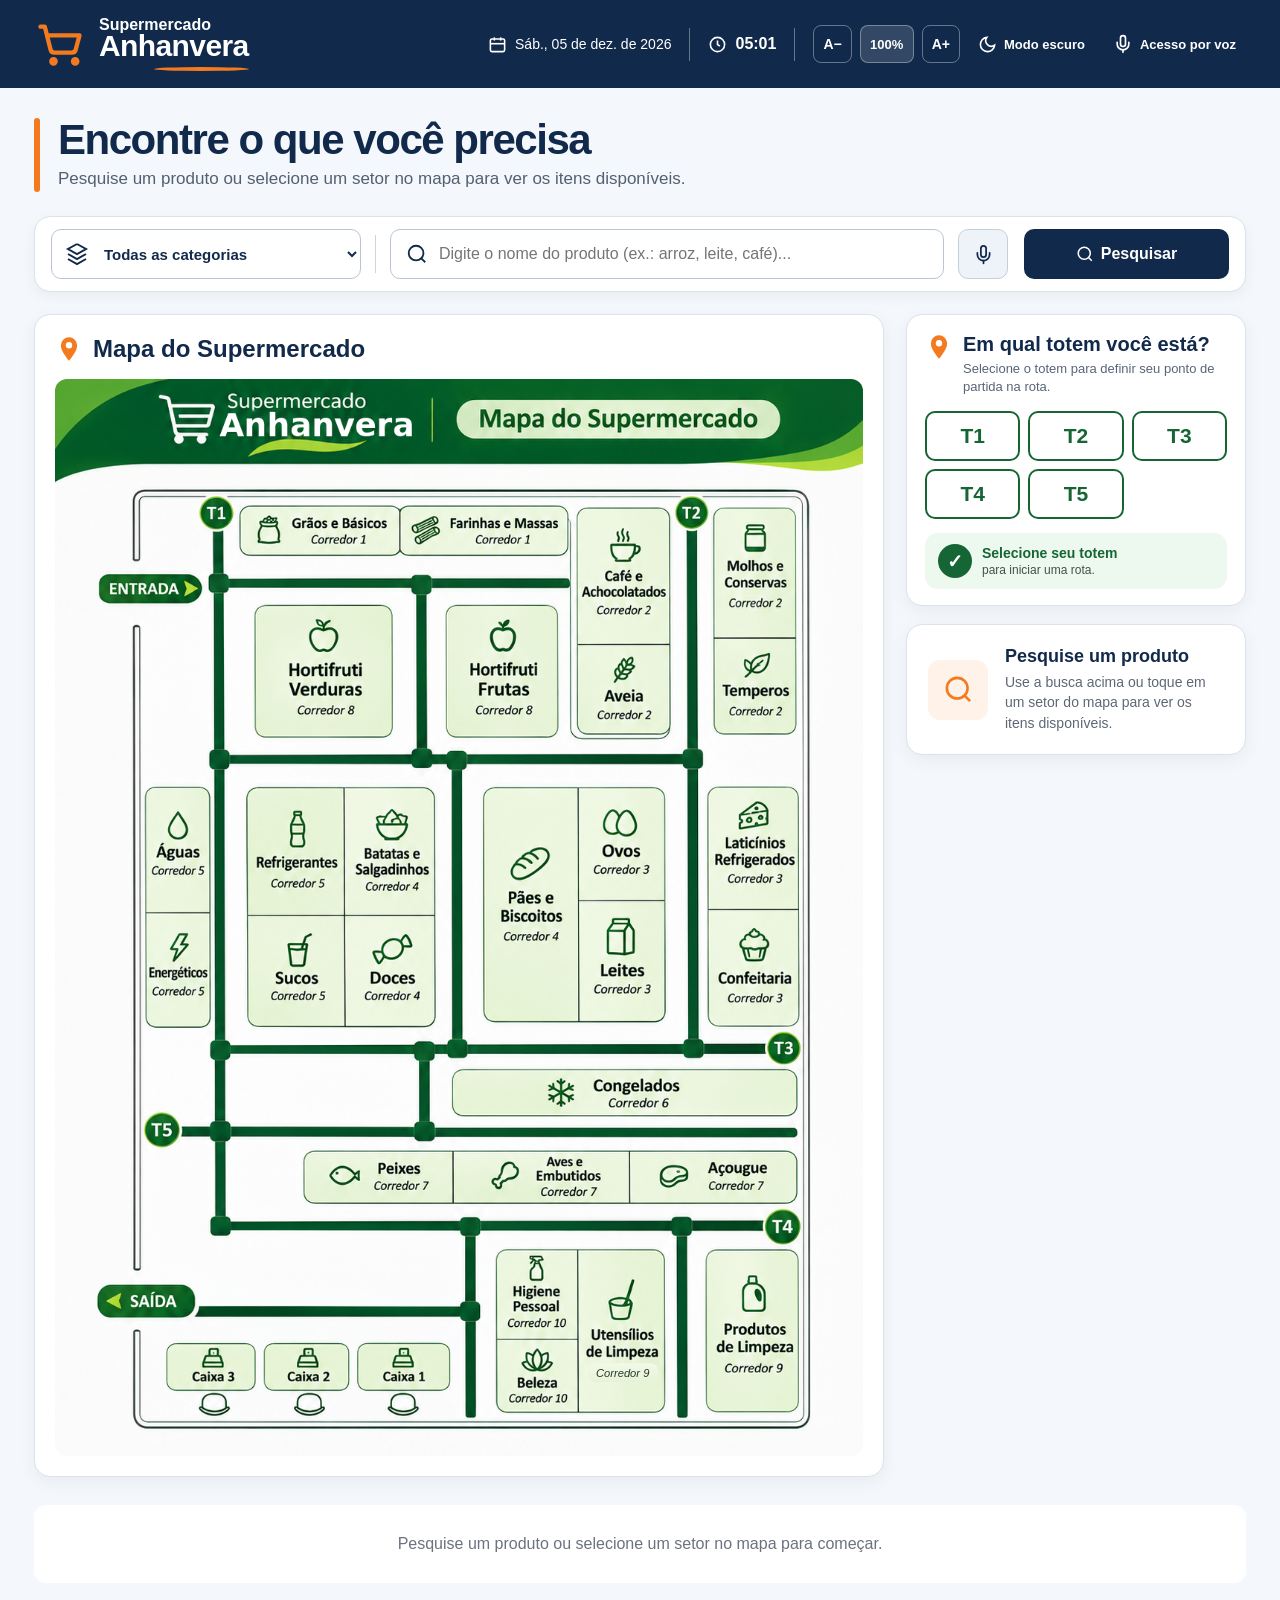
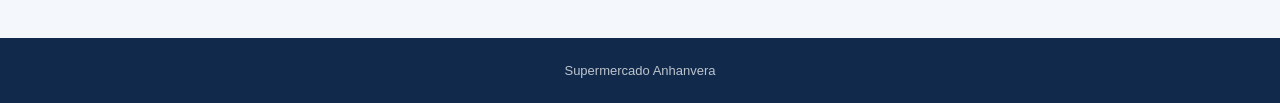
<file: index.html>
<!DOCTYPE html>
<html lang="pt-BR">

<head>
  <meta charset="UTF-8">

  <meta
    name="viewport"
    content="width=device-width, initial-scale=1.0"
  >

  <title>Supermercado Anhanvera</title>

  <link
    rel="stylesheet"
    href="css/style.css"
  >
</head>


<body class="pagina-home-totem">

  <!-- =====================================================
       CABEÇALHO DO TOTEM
  ====================================================== -->

  <header class="cabecalho">

    <div class="cabecalho-conteudo">

      <!-- MARCA -->

      <div class="marca-anhanvera">

        <svg
          class="marca-carrinho"
          viewBox="0 0 24 24"
          fill="none"
          stroke="currentColor"
          stroke-width="2"
          stroke-linecap="round"
          stroke-linejoin="round"
          aria-hidden="true"
        >
          <circle cx="9" cy="20" r="1"></circle>
          <circle cx="19" cy="20" r="1"></circle>

          <path
            d="M3 4h2l2.6 10.4a2 2 0 0 0 2 1.6h7.7a2 2 0 0 0 2-1.6L21 8H6"
          ></path>
        </svg>


        <div class="marca-texto">

          <span>
            Supermercado
          </span>

          <strong>
            Anhanvera
          </strong>

          <i></i>

        </div>

      </div>


      <!-- UTILIDADES -->

      <div class="cabecalho-utilidades">

        <!-- DATA -->

        <div class="info-tempo info-data">

          <svg
            viewBox="0 0 24 24"
            fill="none"
            stroke="currentColor"
            stroke-width="2"
            aria-hidden="true"
          >
            <rect
              x="3"
              y="5"
              width="18"
              height="16"
              rx="2"
            ></rect>

            <line
              x1="16"
              y1="3"
              x2="16"
              y2="7"
            ></line>

            <line
              x1="8"
              y1="3"
              x2="8"
              y2="7"
            ></line>

            <line
              x1="3"
              y1="11"
              x2="21"
              y2="11"
            ></line>
          </svg>

          <span id="dataAtual">
            Carregando...
          </span>

        </div>


        <span
          class="divisor-topo"
          aria-hidden="true"
        ></span>


        <!-- HORA -->

        <div class="info-tempo">

          <svg
            viewBox="0 0 24 24"
            fill="none"
            stroke="currentColor"
            stroke-width="2"
            aria-hidden="true"
          >
            <circle
              cx="12"
              cy="12"
              r="9"
            ></circle>

            <path
              d="M12 7v5l3 2"
            ></path>
          </svg>

          <strong id="horaAtual">
            --:--
          </strong>

        </div>


        <span
          class="divisor-topo"
          aria-hidden="true"
        ></span>


        <!--
          acessibilidade.js vai inserir
          os controles aqui.
        -->

        <div
          class="acessibilidade-slot"
          aria-label="Recursos de acessibilidade"
        ></div>

      </div>

    </div>

  </header>


  <!-- =====================================================
       CONTEÚDO
  ====================================================== -->

  <main class="home-totem">


    <!-- TÍTULO -->

    <section class="home-intro">

      <div
        class="detalhe-laranja"
        aria-hidden="true"
      ></div>

      <div>

        <h1>
          Encontre o que você precisa
        </h1>

        <p>
          Pesquise um produto ou selecione um setor no mapa
          para ver os itens disponíveis.
        </p>

      </div>

    </section>


    <!-- ===================================================
         BUSCA
    ==================================================== -->

    <section
      class="painel-busca-home"
      aria-label="Pesquisa de produtos"
    >

      <!-- CATEGORIA -->

      <div class="home-categoria">

        <svg
          viewBox="0 0 24 24"
          fill="none"
          stroke="currentColor"
          stroke-width="2"
          aria-hidden="true"
        >
          <path d="m12 2 9 5-9 5-9-5 9-5"></path>
          <path d="m3 12 9 5 9-5"></path>
          <path d="m3 17 9 5 9-5"></path>
        </svg>

        <select
          id="categoria"
          aria-label="Categoria"
        >
          <option value="">
            Todas as categorias
          </option>
        </select>

      </div>


      <span
        class="divisor-busca"
        aria-hidden="true"
      ></span>


      <!-- CAMPO -->

      <div class="campo-busca-wrapper home-campo-busca">

        <svg
          class="icone-lupa-campo"
          viewBox="0 0 24 24"
          fill="none"
          stroke="currentColor"
          stroke-width="2"
          aria-hidden="true"
        >
          <circle
            cx="11"
            cy="11"
            r="8"
          ></circle>

          <path
            d="m21 21-4.3-4.3"
          ></path>
        </svg>


        <input
          type="text"
          id="campoBusca"
          placeholder="Digite o nome do produto (ex.: arroz, leite, café)..."
          autocomplete="off"
          aria-label="Pesquisar produto"
        >


        <div
          id="sugestoesBusca"
          class="sugestoes-busca"
        ></div>

      </div>


      <!-- MICROFONE -->

      <button
        type="button"
        id="botaoVozBusca"
        class="botao-voz-busca"
        aria-label="Pesquisar por voz"
        title="Pesquisar por voz"
      >

        <svg
          viewBox="0 0 24 24"
          fill="none"
          stroke="currentColor"
          stroke-width="2"
          stroke-linecap="round"
          stroke-linejoin="round"
          aria-hidden="true"
        >
          <path
            d="M12 2a3 3 0 0 0-3 3v7a3 3 0 0 0 6 0V5a3 3 0 0 0-3-3z"
          ></path>

          <path
            d="M19 10v2a7 7 0 0 1-14 0v-2"
          ></path>

          <line
            x1="12"
            y1="19"
            x2="12"
            y2="22"
          ></line>
        </svg>

      </button>


      <!-- BOTÃO PESQUISA -->

      <button
        type="button"
        id="botaoPesquisar"
      >

        <svg
          viewBox="0 0 24 24"
          fill="none"
          stroke="currentColor"
          stroke-width="2"
          aria-hidden="true"
        >
          <circle
            cx="11"
            cy="11"
            r="8"
          ></circle>

          <path
            d="m21 21-4.3-4.3"
          ></path>
        </svg>

        Pesquisar

      </button>

    </section>


    <!-- ===================================================
         MAPA + TOTEM
    ==================================================== -->

    <section class="home-grid-principal">


      <!-- MAPA -->

      <div class="painel-mapa-home">

        <div class="painel-titulo">

          <div class="painel-titulo-icone laranja">

            <svg
              viewBox="0 0 24 24"
              fill="currentColor"
              aria-hidden="true"
            >
              <path
                d="M12 2a7 7 0 0 0-7 7c0 5.2 7 13 7 13s7-7.8 7-13a7 7 0 0 0-7-7zm0 9.5A2.5 2.5 0 1 1 12 6a2.5 2.5 0 0 1 0 5.5z"
              ></path>
            </svg>

          </div>


          <h2>
            Mapa do Supermercado
          </h2>

        </div>


        <!--
          ESTE É O MESMO MAPA QUE JÁ TEMOS.
          app.js continua carregando o SVG atual aqui.
        -->

        <div class="mapa-exploracao-wrapper">

          <div id="mapaExploracao">

            <div class="mensagem">
              Carregando mapa...
            </div>

          </div>

        </div>


        <!-- produtos ao clicar no setor -->

        <div id="produtosSetor"></div>

      </div>


      <!-- COLUNA DIREITA -->

      <aside class="home-coluna-direita">


        <!-- TOTEM -->

        <section class="painel-totem-home">

          <div class="painel-totem-titulo">

            <svg
              viewBox="0 0 24 24"
              fill="currentColor"
              aria-hidden="true"
            >
              <path
                d="M12 2a7 7 0 0 0-7 7c0 5.2 7 13 7 13s7-7.8 7-13a7 7 0 0 0-7-7zm0 9.5A2.5 2.5 0 1 1 12 6a2.5 2.5 0 0 1 0 5.5z"
              ></path>
            </svg>

            <div>

              <h2>
                Em qual totem você está?
              </h2>

              <p>
                Selecione o totem para definir
                seu ponto de partida na rota.
              </p>

            </div>

          </div>


          <div class="grade-totens">

            <button
              type="button"
              class="botao-totem-home"
              data-totem="1"
            >
              T1
            </button>


            <button
              type="button"
              class="botao-totem-home"
              data-totem="2"
            >
              T2
            </button>


            <button
              type="button"
              class="botao-totem-home"
              data-totem="3"
            >
              T3
            </button>


            <button
              type="button"
              class="botao-totem-home"
              data-totem="4"
            >
              T4
            </button>


            <button
              type="button"
              class="botao-totem-home"
              data-totem="5"
            >
              T5
            </button>

          </div>


          <div
            id="totemSelecionadoHome"
            class="totem-confirmacao"
            aria-live="polite"
          >

            <div class="totem-check">
              ✓
            </div>

            <div>

              <strong>
                Selecione seu totem
              </strong>

              <span>
                para iniciar uma rota.
              </span>

            </div>

          </div>

        </section>


        <!-- AJUDA -->

        <section class="painel-ajuda-home">

          <div class="icone-ajuda-home">

            <svg
              viewBox="0 0 24 24"
              fill="none"
              stroke="currentColor"
              stroke-width="2"
              aria-hidden="true"
            >
              <circle
                cx="11"
                cy="11"
                r="8"
              ></circle>

              <path
                d="m21 21-4.3-4.3"
              ></path>
            </svg>

          </div>

          <div>

            <strong>
              Pesquise um produto
            </strong>

            <p>
              Use a busca acima ou toque em um setor
              do mapa para ver os itens disponíveis.
            </p>

          </div>

        </section>

      </aside>

    </section>


    <!-- ===================================================
         RESULTADOS
    ==================================================== -->

    <section class="home-resultados">

      <div id="resultados">

        <div class="mensagem-inicial">

          Pesquise um produto ou selecione
          um setor no mapa para começar.

        </div>

      </div>

    </section>

  </main>


  <footer>
    Supermercado Anhanvera 
  </footer>


  <script
    src="js/app.js"
    defer
  ></script>

  <script
    src="js/home.js"
    defer
  ></script>

  <script
    src="js/inatividade.js"
    defer
  ></script>

  <script
    src="js/acessibilidade.js"
    defer
  ></script>

  <script
    src="js/assistente-voz.js"
    defer
  ></script>

</body>

</html>
</file>
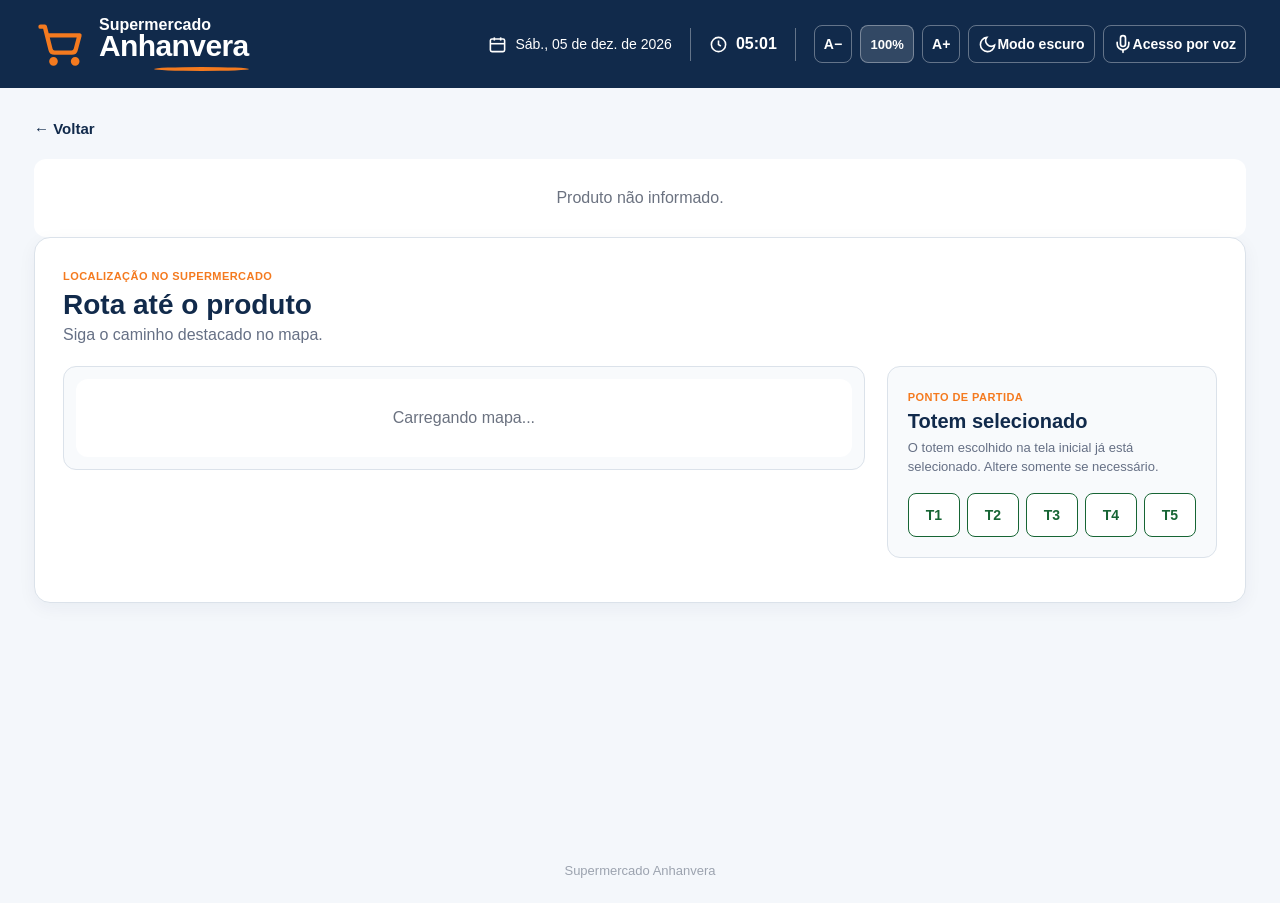
<file: mapa.html>
<!DOCTYPE html>
<html lang="pt-BR">

<head>

  <meta charset="UTF-8">

  <meta
    name="viewport"
    content="width=device-width, initial-scale=1.0"
  >

  <title>
    Mapa | Supermercado Anhanvera
  </title>

  <link
    rel="stylesheet"
    href="css/style.css"
  >


  <!-- MAPA / ROTA -->

  <script
    src="js/mapa.js"
    defer
  ></script>


  <!-- DATA E HORA -->

  <script
    src="js/home.js"
    defer
  ></script>


  <!-- INATIVIDADE -->

  <script
    src="js/inatividade.js"
    defer
  ></script>


  <!-- ACESSIBILIDADE -->

  <script
    src="js/acessibilidade.js"
    defer
  ></script>


  <!-- ASSISTENTE POR VOZ -->

  <script
    src="js/assistente-voz.js"
    defer
  ></script>

</head>


<body class="pagina-interna-totem pagina-mapa-totem">


  <!-- =====================================================
       CABEÇALHO
  ====================================================== -->

  <header class="cabecalho">

    <div class="cabecalho-conteudo">


      <!-- LOGO -->

      <a
        href="index.html"
        class="marca-anhanvera"
        style="text-decoration: none;"
      >

        <svg
          class="marca-carrinho"
          viewBox="0 0 24 24"
          fill="none"
          stroke="currentColor"
          stroke-width="2"
          stroke-linecap="round"
          stroke-linejoin="round"
          aria-hidden="true"
        >

          <circle
            cx="9"
            cy="20"
            r="1"
          ></circle>

          <circle
            cx="19"
            cy="20"
            r="1"
          ></circle>

          <path
            d="M3 4h2l2.6 10.4a2 2 0 0 0 2 1.6h7.7a2 2 0 0 0 2-1.6L21 8H6"
          ></path>

        </svg>


        <div class="marca-texto">

          <span>
            Supermercado
          </span>

          <strong>
            Anhanvera
          </strong>

          <i></i>

        </div>

      </a>


      <!-- UTILIDADES -->

      <div class="cabecalho-utilidades">


        <!-- DATA -->

        <div class="info-tempo info-data">

          <svg
            viewBox="0 0 24 24"
            fill="none"
            stroke="currentColor"
            stroke-width="2"
            aria-hidden="true"
          >

            <rect
              x="3"
              y="5"
              width="18"
              height="16"
              rx="2"
            ></rect>

            <line
              x1="16"
              y1="3"
              x2="16"
              y2="7"
            ></line>

            <line
              x1="8"
              y1="3"
              x2="8"
              y2="7"
            ></line>

            <line
              x1="3"
              y1="11"
              x2="21"
              y2="11"
            ></line>

          </svg>

          <span id="dataAtual">
            Carregando...
          </span>

        </div>


        <span
          class="divisor-topo"
          aria-hidden="true"
        ></span>


        <!-- HORA -->

        <div class="info-tempo">

          <svg
            viewBox="0 0 24 24"
            fill="none"
            stroke="currentColor"
            stroke-width="2"
            aria-hidden="true"
          >

            <circle
              cx="12"
              cy="12"
              r="9"
            ></circle>

            <path
              d="M12 7v5l3 2"
            ></path>

          </svg>

          <strong id="horaAtual">
            --:--
          </strong>

        </div>


        <span
          class="divisor-topo"
          aria-hidden="true"
        ></span>


        <!-- ACESSIBILIDADE -->

        <div
          class="acessibilidade-slot"
          aria-label="Recursos de acessibilidade"
        ></div>

      </div>

    </div>

  </header>


  <!-- =====================================================
       CONTEÚDO
  ====================================================== -->

  <main>


    <!-- VOLTAR -->

    <a
      href="javascript:history.back()"
      class="voltar"
    >
      ← Voltar
    </a>


    <!-- INFORMAÇÕES DO PRODUTO -->

    <section id="informacoesMapa">

      <div class="mensagem">
        Carregando localização...
      </div>

    </section>


    <!-- ===================================================
         MAPA + ROTA
    ==================================================== -->

    <section class="mapa-pagina">


      <div class="mapa-pagina-cabecalho">

        <div>

          <span class="mapa-etiqueta">
            Localização no supermercado
          </span>

          <h2>
            Rota até o produto
          </h2>

          <p>
            Siga o caminho destacado no mapa.
          </p>

        </div>

      </div>


      <div class="rota-layout">


        <!-- ===============================================
             MAPA
        ================================================ -->

        <div class="rota-mapa-coluna">

          <div class="mapa-produto-wrapper">

            <div id="mapaProduto">

              <div class="mensagem">
                Carregando mapa...
              </div>

            </div>

          </div>

        </div>


        <!-- ===============================================
             PAINEL LATERAL
        ================================================ -->

        <aside class="rota-painel">


          <!-- TOTEM -->

          <div class="escolha-totem">

            <span class="mapa-etiqueta">
              Ponto de partida
            </span>

            <h3>
              Totem selecionado
            </h3>

            <p>
              O totem escolhido na tela inicial já está selecionado.
              Altere somente se necessário.
            </p>


            <div class="botoes-totem">

              <button
                type="button"
                class="botao-totem"
                data-totem="1"
              >
                T1
              </button>

              <button
                type="button"
                class="botao-totem"
                data-totem="2"
              >
                T2
              </button>

              <button
                type="button"
                class="botao-totem"
                data-totem="3"
              >
                T3
              </button>

              <button
                type="button"
                class="botao-totem"
                data-totem="4"
              >
                T4
              </button>

              <button
                type="button"
                class="botao-totem"
                data-totem="5"
              >
                T5
              </button>

            </div>

          </div>


          <!-- INSTRUÇÕES -->

          <div class="rota-instrucoes-area">

            <div
              id="instrucaoRota"
              class="instrucao-rota"
            ></div>

          </div>


        </aside>

      </div>

    </section>

  </main>


  <!-- =====================================================
       RODAPÉ
  ====================================================== -->

  <footer>

    Supermercado Anhanvera 

  </footer>


</body>

</html>
</file>
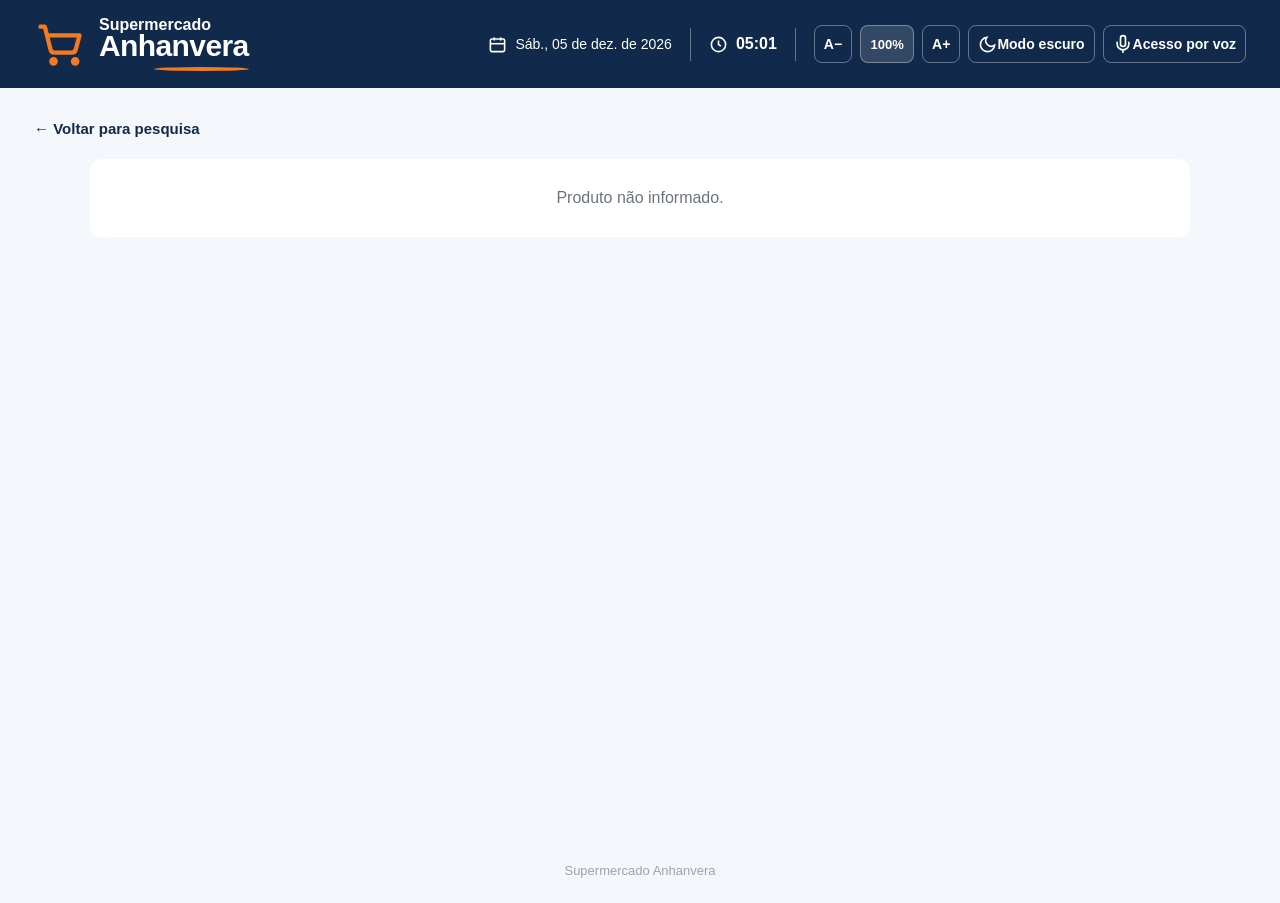
<file: produto.html>
<!DOCTYPE html>
<html lang="pt-BR">

<head>

  <meta charset="UTF-8">

  <meta
    name="viewport"
    content="width=device-width, initial-scale=1.0"
  >

  <title>
    Produto | Supermercado Anhanvera
  </title>

  <link
    rel="stylesheet"
    href="css/style.css"
  >




  <script
    src="js/produto.js"
    defer
  ></script>




  <script
    src="js/home.js"
    defer
  ></script>



  <script
    src="js/inatividade.js"
    defer
  ></script>



  <script
    src="js/acessibilidade.js"
    defer
  ></script>



  <script
    src="js/assistente-voz.js"
    defer
  ></script>

</head>


<body class="pagina-interna-totem">




  <header class="cabecalho">

    <div class="cabecalho-conteudo">



      <a
        href="index.html"
        class="marca-anhanvera"
        style="text-decoration: none;"
      >

        <svg
          class="marca-carrinho"
          viewBox="0 0 24 24"
          fill="none"
          stroke="currentColor"
          stroke-width="2"
          stroke-linecap="round"
          stroke-linejoin="round"
          aria-hidden="true"
        >

          <circle
            cx="9"
            cy="20"
            r="1"
          ></circle>

          <circle
            cx="19"
            cy="20"
            r="1"
          ></circle>

          <path
            d="M3 4h2l2.6 10.4a2 2 0 0 0 2 1.6h7.7a2 2 0 0 0 2-1.6L21 8H6"
          ></path>

        </svg>


        <div class="marca-texto">

          <span>
            Supermercado
          </span>

          <strong>
            Anhanvera
          </strong>

          <i></i>

        </div>

      </a>


      <div class="cabecalho-utilidades">



        <div class="info-tempo info-data">

          <svg
            viewBox="0 0 24 24"
            fill="none"
            stroke="currentColor"
            stroke-width="2"
            aria-hidden="true"
          >

            <rect
              x="3"
              y="5"
              width="18"
              height="16"
              rx="2"
            ></rect>

            <line
              x1="16"
              y1="3"
              x2="16"
              y2="7"
            ></line>

            <line
              x1="8"
              y1="3"
              x2="8"
              y2="7"
            ></line>

            <line
              x1="3"
              y1="11"
              x2="21"
              y2="11"
            ></line>

          </svg>


          <span id="dataAtual">
            Carregando...
          </span>

        </div>


  

        <span
          class="divisor-topo"
          aria-hidden="true"
        ></span>




        <div class="info-tempo">

          <svg
            viewBox="0 0 24 24"
            fill="none"
            stroke="currentColor"
            stroke-width="2"
            aria-hidden="true"
          >

            <circle
              cx="12"
              cy="12"
              r="9"
            ></circle>

            <path
              d="M12 7v5l3 2"
            ></path>

          </svg>


          <strong id="horaAtual">
            --:--
          </strong>

        </div>




        <span
          class="divisor-topo"
          aria-hidden="true"
        ></span>




        <div
          class="acessibilidade-slot"
          aria-label="Recursos de acessibilidade"
        ></div>

      </div>

    </div>

  </header>




  <main>




    <a
      href="index.html"
      class="voltar"
    >
      ← Voltar para pesquisa
    </a>


    <section
      id="detalhesProduto"
      class="detalhes-produto"
    >

      <div class="mensagem">
        Carregando produto...
      </div>

    </section>

  </main>


  <footer>

    Supermercado Anhanvera

  </footer>


</body>

</html>
</file>
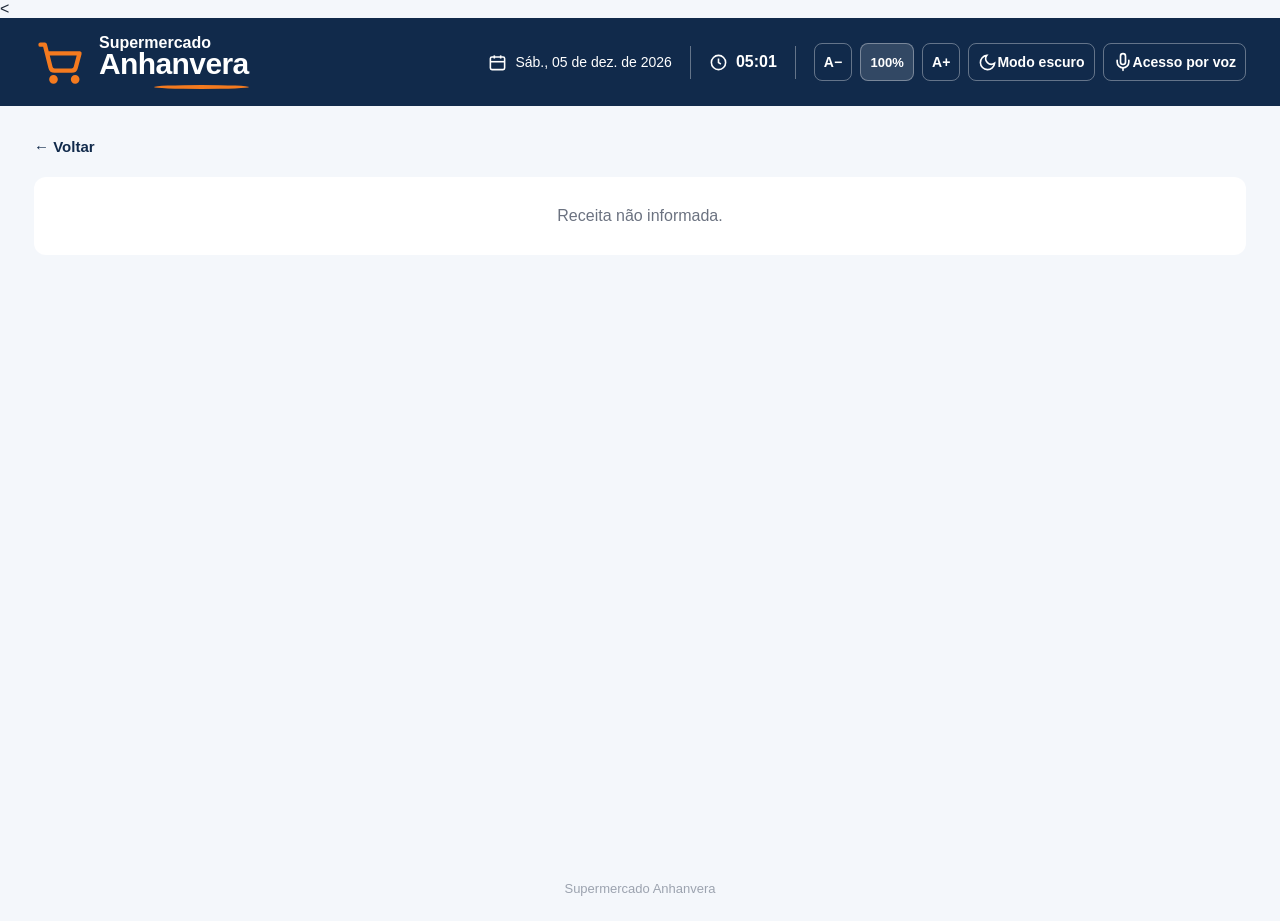
<file: receita.html>
<!DOCTYPE html>
<html lang="pt-BR">

<head>

  <meta charset="UTF-8">

  <meta
    name="viewport"
    content="width=device-width, initial-scale=1.0"
  >

  <title>
    Receita | Supermercado Anhanvera
  </title>


  <link
    rel="stylesheet"
    href="css/style.css"
  >


  <

  <script
    src="js/receita.js"
    defer
  ></script>




  <script
    src="js/home.js"
    defer
  ></script>




  <script
    src="js/inatividade.js"
    defer
  ></script>




  <script
    src="js/acessibilidade.js"
    defer
  ></script>




  <script
    src="js/assistente-voz.js"
    defer
  ></script>

</head>


<body class="pagina-interna-totem pagina-receita-totem">


 
  <header class="cabecalho">

    <div class="cabecalho-conteudo">


      <!-- LOGO -->

      <a
        href="index.html"
        class="marca-anhanvera"
        style="text-decoration: none;"
      >

        <svg
          class="marca-carrinho"
          viewBox="0 0 24 24"
          fill="none"
          stroke="currentColor"
          stroke-width="2"
          stroke-linecap="round"
          stroke-linejoin="round"
          aria-hidden="true"
        >

          <circle
            cx="9"
            cy="20"
            r="1"
          ></circle>

          <circle
            cx="19"
            cy="20"
            r="1"
          ></circle>

          <path
            d="M3 4h2l2.6 10.4a2 2 0 0 0 2 1.6h7.7a2 2 0 0 0 2-1.6L21 8H6"
          ></path>

        </svg>


        <div class="marca-texto">

          <span>
            Supermercado
          </span>

          <strong>
            Anhanvera
          </strong>

          <i></i>

        </div>

      </a>


   

      <div class="cabecalho-utilidades">


        <div class="info-tempo info-data">

          <svg
            viewBox="0 0 24 24"
            fill="none"
            stroke="currentColor"
            stroke-width="2"
            aria-hidden="true"
          >

            <rect
              x="3"
              y="5"
              width="18"
              height="16"
              rx="2"
            ></rect>

            <line
              x1="16"
              y1="3"
              x2="16"
              y2="7"
            ></line>

            <line
              x1="8"
              y1="3"
              x2="8"
              y2="7"
            ></line>

            <line
              x1="3"
              y1="11"
              x2="21"
              y2="11"
            ></line>

          </svg>

          <span id="dataAtual">
            Carregando...
          </span>

        </div>


        <span
          class="divisor-topo"
          aria-hidden="true"
        ></span>


        

        <div class="info-tempo">

          <svg
            viewBox="0 0 24 24"
            fill="none"
            stroke="currentColor"
            stroke-width="2"
            aria-hidden="true"
          >

            <circle
              cx="12"
              cy="12"
              r="9"
            ></circle>

            <path
              d="M12 7v5l3 2"
            ></path>

          </svg>

          <strong id="horaAtual">
            --:--
          </strong>

        </div>


        <span
          class="divisor-topo"
          aria-hidden="true"
        ></span>


        

        <div
          class="acessibilidade-slot"
          aria-label="Recursos de acessibilidade"
        ></div>

      </div>

    </div>

  </header>


 

  <main>



    <a
      href="javascript:history.back()"
      class="voltar"
    >
      ← Voltar
    </a>


   

    <section id="detalhesReceita">

      <div class="mensagem">
        Carregando receita...
      </div>

    </section>


  </main>



  <footer>

    Supermercado Anhanvera 

  </footer>


</body>

</html>
</file>
<file: css/style.css>
:root {
  --verde: #166534;
  --verde-claro: #16a34a;
  --verde-hover: #15803d;
  --verde-suave: #f0fdf4;
  --verde-borda: #bbf7d0;

  --fundo: #f5f7f6;
  --superficie: #ffffff;
  --texto: #1f2937;
  --texto-forte: #111827;
  --texto-suave: #6b7280;
  --borda: #e5e7eb;

  --raio: 12px;
  --escala-interface: 1;
}



* {
  box-sizing: border-box;
}

html {
  scroll-behavior: smooth;
}

body {
  margin: 0;
  font-family: Arial, Helvetica, sans-serif;
  background: var(--fundo);
  color: var(--texto);
}

button,
input,
select {
  font: inherit;
}

button,
a {
  -webkit-tap-highlight-color: transparent;
}

main,
footer {
  zoom: var(--escala-interface);
}


.cabecalho {
  position: relative;
  min-height: 86px;
  background: var(--superficie);
  border-bottom: 1px solid var(--borda);
}

.cabecalho-conteudo {
  max-width: 1100px;
  min-height: 86px;
  margin: auto;
  padding: 18px 24px;
  display: flex;
  align-items: center;
}

.logo {
  display: flex;
  align-items: center;
  gap: 10px;
  color: var(--verde);
}

.logo svg {
  width: 36px;
  height: 36px;
  flex-shrink: 0;
}

.logo div {
  display: flex;
  flex-direction: column;
  line-height: 1;
}

.logo strong {
  font-size: 13px;
  font-weight: normal;
  color: #4b5563;
}

.logo span {
  margin-top: 3px;
  font-size: 25px;
  font-weight: 700;
  color: var(--verde);
}


/* =========================
   ACESSIBILIDADE NO TOPO
========================= */

.barra-acessibilidade {
  position: absolute;
  top: 50%;
  right: 28px;
  transform: translateY(-50%);
  z-index: 10000;

  display: flex;
  align-items: center;
  gap: 7px;

  padding: 6px;
  background: #ffffff;
  border: 1px solid #d1d5db;
  border-radius: 10px;

  box-shadow: 0 3px 12px rgba(0, 0, 0, 0.08);
}

.botao-acessibilidade,
.percentual-fonte {
  min-width: 42px;
  height: 38px;
  padding: 0 10px;

  display: flex;
  align-items: center;
  justify-content: center;

  border: 1px solid var(--verde);
  border-radius: 8px;

  background: #ffffff;
  color: var(--verde);

  font-size: 14px;
  font-weight: 700;

  cursor: pointer;

  transition:
    background 0.2s,
    color 0.2s,
    border-color 0.2s,
    transform 0.2s;
}

.percentual-fonte {
  min-width: 62px;
  font-size: 13px;
}

.botao-acessibilidade:hover,
.percentual-fonte:hover {
  background: var(--verde-suave);
  transform: translateY(-1px);
}

.botao-acessibilidade.ativo {
  background: var(--verde);
  color: #ffffff;
}

.botao-tema svg {
  width: 19px;
  height: 19px;
}


/* =========================
   CONTEÚDO
========================= */

main {
  max-width: 1100px;
  min-height: calc(100vh - 150px);
  margin: auto;
  padding: 60px 24px;
}

.inicio {
  margin-bottom: 45px;
  text-align: center;
}

.inicio h1 {
  margin: 0 0 10px;
  font-size: 38px;
  color: var(--texto-forte);
}

.inicio p {
  margin: 0 0 32px;
  font-size: 17px;
  color: var(--texto-suave);
}


/* =========================
   FILTROS
========================= */

.filtros {
  max-width: 760px;
  margin: auto;
}

.grupo-campo {
  margin-bottom: 14px;
  text-align: left;
}

.grupo-campo label {
  display: block;
  margin-bottom: 6px;
  font-size: 14px;
  font-weight: 700;
  color: #374151;
}

#categoria {
  width: 100%;
  padding: 14px 16px;

  border: 1px solid #d1d5db;
  border-radius: 10px;

  background: #ffffff;
  color: var(--texto-forte);

  font-size: 15px;
  outline: none;
}

#categoria:focus {
  border-color: var(--verde-claro);
}


/* =========================
   PESQUISA
========================= */

.area-busca {
  display: flex;
  gap: 10px;
}

.campo-busca-wrapper {
  position: relative;
  flex: 1;
  min-width: 0;
}

#campoBusca {
  width: 100%;
  min-width: 0;
  padding: 16px 18px;

  border: 1px solid #d1d5db;
  border-radius: 10px;

  background: #ffffff;
  color: var(--texto-forte);

  font-size: 16px;
  outline: none;
}

#campoBusca:focus {
  border-color: var(--verde-claro);
  box-shadow: 0 0 0 3px rgba(22, 163, 74, 0.08);
}

#botaoPesquisar {
  padding: 0 24px;

  display: flex;
  align-items: center;
  justify-content: center;
  gap: 7px;

  border: 0;
  border-radius: 10px;

  background: var(--verde-claro);
  color: #ffffff;

  font-size: 15px;
  font-weight: 700;

  cursor: pointer;
  transition: background 0.2s;
}

#botaoPesquisar:hover {
  background: var(--verde-hover);
}

#botaoPesquisar svg {
  width: 18px;
  height: 18px;
}


/* =========================
   AUTOCOMPLETE
========================= */

.sugestoes-busca {
  display: none;

  position: absolute;
  top: calc(100% + 6px);
  left: 0;
  right: 0;

  z-index: 9999;

  max-height: 340px;
  overflow-y: auto;

  background: #ffffff;
  border: 1px solid #d1d5db;
  border-radius: 10px;

  box-shadow: 0 12px 28px rgba(0, 0, 0, 0.14);
}

.sugestoes-busca.visivel {
  display: block;
}

.item-sugestao {
  width: 100%;
  padding: 12px 14px;

  display: flex;
  align-items: center;
  justify-content: space-between;
  gap: 15px;

  border: 0;
  border-bottom: 1px solid #eeeeee;

  background: #ffffff;
  color: var(--texto);

  text-align: left;
  cursor: pointer;
}

.item-sugestao:last-child {
  border-bottom: 0;
}

.item-sugestao:hover {
  background: var(--verde-suave);
}

.sugestao-dados {
  min-width: 0;
}

.sugestao-dados strong {
  display: block;
  color: var(--texto-forte);
  font-size: 14px;
}

.sugestao-dados span {
  display: block;
  margin-top: 3px;
  color: var(--texto-suave);
  font-size: 12px;
}

.sugestao-preco {
  flex-shrink: 0;
  color: var(--verde);
  font-size: 14px;
  font-weight: 700;
}

.sugestao-vazia {
  padding: 14px;
  color: var(--texto-suave);
  font-size: 13px;
}


/* =========================
   RESULTADOS
========================= */

#resultados {
  margin-top: 40px;
}

.titulo-resultados {
  margin-bottom: 18px;
  color: #374151;
  font-size: 18px;
  font-weight: 700;
}

.lista-produtos {
  display: grid;
  grid-template-columns: repeat(2, minmax(0, 1fr));
  gap: 18px;
}


/* =========================
   CARD DE PRODUTO
========================= */

.card-produto {
  padding: 22px;

  background: #ffffff;
  border: 1px solid var(--borda);
  border-radius: var(--raio);

  transition:
    transform 0.2s,
    box-shadow 0.2s;
}

.card-produto:hover {
  transform: translateY(-2px);
  box-shadow: 0 8px 24px rgba(0, 0, 0, 0.07);
}

.card-topo {
  display: flex;
  justify-content: space-between;
  align-items: flex-start;
  gap: 15px;
}

.nome-produto {
  margin-bottom: 5px;
  color: var(--texto-forte);
  font-size: 20px;
  font-weight: 700;
}

.marca-produto {
  color: var(--texto-suave);
  font-size: 14px;
}

.status {
  flex-shrink: 0;
  padding: 6px 10px;
  border-radius: 20px;
  font-size: 12px;
  font-weight: 700;
}

.status-disponivel {
  background: #dcfce7;
  color: var(--verde);
}

.status-indisponivel {
  background: #fee2e2;
  color: #991b1b;
}

.preco {
  margin: 20px 0 12px;
  color: var(--verde);
  font-size: 25px;
  font-weight: 700;
}

.descricao-produto {
  min-height: 38px;
  color: var(--texto-suave);
  font-size: 14px;
  line-height: 1.45;
}

.localizacao-resumo {
  margin-top: 18px;
  padding-top: 14px;

  display: flex;
  align-items: center;
  gap: 7px;

  border-top: 1px solid var(--borda);

  color: #4b5563;
  font-size: 14px;
}

.localizacao-resumo svg {
  width: 17px;
  height: 17px;
  flex-shrink: 0;
  color: var(--verde);
}

.botao-detalhes {
  display: inline-flex;
  align-items: center;
  gap: 5px;

  margin-top: 18px;
  padding: 0;

  border: 0;
  background: transparent;

  color: var(--verde);
  font-size: 14px;
  font-weight: 700;
  text-decoration: none;

  cursor: pointer;
}

.botao-detalhes svg {
  width: 17px;
  height: 17px;
  transition: transform 0.2s;
}

.botao-detalhes:hover svg {
  transform: translateX(3px);
}


/* =========================
   MENSAGENS
========================= */

.mensagem-inicial,
.mensagem {
  padding: 30px;

  background: #ffffff;
  border-radius: var(--raio);

  color: var(--texto-suave);
  text-align: center;
}


/* =========================
   DETALHES DO PRODUTO
========================= */

.voltar {
  display: inline-block;
  margin-bottom: 25px;
  color: var(--verde);
  font-weight: 700;
  text-decoration: none;
}

.produto-detalhe-card {
  max-width: 850px;
  margin: auto;
  padding: 35px;

  background: #ffffff;
  border: 1px solid var(--borda);
  border-radius: 14px;
}

.produto-detalhe-topo {
  display: flex;
  justify-content: space-between;
  align-items: flex-start;
  gap: 20px;
}

.produto-detalhe-topo h1 {
  margin: 5px 0;
  color: var(--texto-forte);
  font-size: 32px;
}

.produto-categoria {
  color: var(--verde-claro);
  font-size: 13px;
  font-weight: 700;
  text-transform: uppercase;
}

.produto-marca {
  color: var(--texto-suave);
  font-size: 15px;
}

.produto-detalhe-preco {
  margin-top: 28px;
  color: var(--verde);
  font-size: 32px;
  font-weight: 700;
}

.produto-detalhe-descricao {
  margin-top: 18px;
  color: #4b5563;
  line-height: 1.6;
}

.produto-localizacao {
  margin-top: 30px;
  padding: 22px;

  background: var(--verde-suave);
  border-radius: var(--raio);
}

.produto-localizacao h2 {
  margin: 0 0 18px;
  color: var(--verde);
  font-size: 19px;
}

.produto-localizacao-grid {
  display: grid;
  grid-template-columns: repeat(3, 1fr);
  gap: 12px;
}

.localizacao-item {
  padding: 14px;

  background: #ffffff;
  border: 1px solid #dcfce7;
  border-radius: 9px;
}

.localizacao-item span {
  display: block;
  margin-bottom: 5px;
  color: var(--texto-suave);
  font-size: 12px;
}

.localizacao-item strong {
  color: var(--texto-forte);
  font-size: 15px;
}

.botao-mapa {
  display: inline-block;
  margin-top: 20px;
  padding: 12px 18px;

  background: var(--verde-claro);
  border-radius: 9px;

  color: #ffffff;
  font-weight: 700;
  text-decoration: none;
}

.botao-mapa:hover {
  background: var(--verde-hover);
}

.area-receita-produto {
  margin-top: 25px;
  padding-top: 25px;
  border-top: 1px solid var(--borda);
}

.area-receita-produto h2 {
  margin-bottom: 7px;
  color: var(--texto-forte);
}

.area-receita-produto p {
  color: var(--texto-suave);
}

.botao-receita {
  display: inline-block;
  margin-top: 10px;
  padding: 12px 18px;

  border: 1px solid var(--verde-claro);
  border-radius: 9px;

  color: var(--verde);
  font-weight: 700;
  text-decoration: none;
}

.botao-receita:hover {
  background: var(--verde-suave);
}

.produto-indisponivel {
  margin-top: 28px;
  padding: 18px;

  background: #fef2f2;
  color: #991b1b;

  border-radius: 10px;
}


/* =========================
   RECEITA
========================= */

.receita-card {
  max-width: 900px;
  margin: auto;
  padding: 35px;

  background: #ffffff;
  border: 1px solid var(--borda);
  border-radius: 14px;
}

.receita-etiqueta {
  display: inline-block;
  margin-bottom: 8px;

  color: var(--verde-claro);
  font-size: 13px;
  font-weight: 700;
  text-transform: uppercase;
}

.receita-card h1 {
  margin: 0 0 12px;
  color: var(--texto-forte);
  font-size: 34px;
}

.receita-descricao {
  max-width: 700px;
  color: var(--texto-suave);
  font-size: 16px;
  line-height: 1.6;
}

.receita-resumo {
  display: flex;
  gap: 15px;
  margin-top: 28px;
}

.receita-info {
  min-width: 160px;
  padding: 14px 18px;

  background: var(--verde-suave);
  border-radius: 10px;
}

.receita-info span {
  display: block;
  margin-bottom: 4px;
  color: var(--texto-suave);
  font-size: 12px;
}

.receita-info strong {
  color: var(--verde);
  font-size: 16px;
}

.receita-conteudo {
  display: grid;
  grid-template-columns: 1fr 1fr;
  gap: 35px;
  margin-top: 35px;
}

.receita-conteudo h2 {
  margin: 0 0 18px;
  color: var(--verde);
  font-size: 21px;
}

.lista-ingredientes {
  margin: 0;
  padding-left: 20px;
}

.lista-ingredientes li,
.lista-preparo li {
  color: #374151;
  line-height: 1.6;
}

.lista-ingredientes li {
  margin-bottom: 10px;
}

.lista-preparo {
  margin: 0;
  padding: 0;
  list-style: none;
}

.lista-preparo li {
  margin-bottom: 16px;
}


/* =========================
   MAPA — INFORMAÇÕES
========================= */

.mapa-produto-info {
  margin-bottom: 30px;
  padding: 25px;

  display: flex;
  justify-content: space-between;
  align-items: center;
  gap: 25px;

  background: #ffffff;
  border: 1px solid var(--borda);
  border-radius: 14px;
}

.mapa-etiqueta {
  color: var(--verde-claro);
  font-size: 13px;
  font-weight: 700;
  text-transform: uppercase;
}

.mapa-produto-info h1 {
  margin: 5px 0;
  color: var(--texto-forte);
}

.mapa-produto-info p {
  margin: 0;
  color: var(--texto-suave);
}

.mapa-localizacao-resumo {
  display: flex;
  gap: 10px;
}

.mapa-localizacao-resumo div {
  min-width: 100px;
  padding: 12px;

  background: var(--verde-suave);
  border-radius: 9px;
}

.mapa-localizacao-resumo span {
  display: block;
  margin-bottom: 4px;
  color: var(--texto-suave);
  font-size: 11px;
}

.mapa-localizacao-resumo strong {
  color: var(--verde);
}


/* =========================
   MAPA — PÁGINA DA ROTA
========================= */

.mapa-pagina {
  padding: 30px;

  background: #ffffff;
  border: 1px solid var(--borda);
  border-radius: 14px;
}

.mapa-pagina h2 {
  margin: 0 0 6px;
  color: var(--verde);
}

.mapa-pagina > p {
  margin: 0 0 28px;
  color: var(--texto-suave);
}

.mapa-produto-wrapper {
  max-width: 760px;
  margin: 30px auto;
  padding: 12px;

  background: #ffffff;
  border: 1px solid var(--borda);
  border-radius: 16px;
}

#mapaProduto svg,
#mapaExploracao svg {
  display: block;
  width: 100%;
  height: auto;
}


/* =========================
   ESCOLHA DO TOTEM
========================= */

.escolha-totem {
  max-width: 760px;
  margin: 30px auto 20px;
  padding: 24px;

  background: #f8faf8;
  border: 1px solid #dfe7df;
  border-radius: 16px;
}

.escolha-totem h3 {
  margin: 6px 0;
  color: #163a23;
}

.escolha-totem p {
  margin: 0 0 18px;
  color: #667066;
}

.botoes-totem {
  display: flex;
  flex-wrap: wrap;
  gap: 10px;
}

.botao-totem {
  min-width: 60px;
  padding: 11px 18px;

  border: 2px solid var(--verde);
  border-radius: 10px;

  background: #ffffff;
  color: var(--verde);

  font-size: 15px;
  font-weight: 700;

  cursor: pointer;
  transition:
    background 0.2s,
    color 0.2s,
    transform 0.2s;
}

.botao-totem:hover {
  background: var(--verde-suave);
  transform: translateY(-2px);
}

.botao-totem.ativo {
  background: var(--verde);
  color: #ffffff;
}


/* =========================
   INSTRUÇÕES DA ROTA
========================= */

.instrucao-rota {
  display: none;
  margin-top: 18px;
  padding: 14px 16px;

  background: #ecfdf3;
  border-left: 4px solid var(--verde-claro);
  border-radius: 8px;

  color: #14532d;
}

.instrucao-rota.visivel {
  display: block;
}

.lista-passos-rota {
  margin-top: 14px;

  display: flex;
  flex-direction: column;
  gap: 10px;
}

.passo-rota {
  display: flex;
  align-items: flex-start;
  gap: 10px;
}

.numero-passo {
  min-width: 24px;
  height: 24px;

  display: flex;
  align-items: center;
  justify-content: center;

  border-radius: 50%;

  background: var(--verde);
  color: #ffffff;

  font-size: 12px;
  font-weight: 700;
}


/* =========================
   EXPLORAR PELO MAPA
========================= */

.explorar-mapa {
  margin-top: 80px;
  padding-top: 50px;
  border-top: 1px solid var(--borda);
}

.explorar-mapa-cabecalho {
  margin-bottom: 30px;
  text-align: center;
}

.explorar-mapa-cabecalho h2 {
  margin: 8px 0;
  color: var(--texto-forte);
  font-size: 30px;
}

.explorar-mapa-cabecalho p {
  margin: 0;
  color: var(--texto-suave);
}

.mapa-exploracao-wrapper {
  max-width: 760px;
  margin: 0 auto 45px;
  padding: 12px;

  background: #ffffff;
  border: 1px solid var(--borda);
  border-radius: 16px;
}

#produtosSetor {
  scroll-margin-top: 30px;
}

.produtos-setor-cabecalho {
  margin-bottom: 22px;
}

.produtos-setor-cabecalho span {
  color: var(--verde-claro);
  font-size: 13px;
  font-weight: 700;
  text-transform: uppercase;
}

.produtos-setor-cabecalho h3 {
  margin: 5px 0;
  color: var(--texto-forte);
  font-size: 26px;
}

.produtos-setor-cabecalho p {
  margin: 0;
  color: var(--texto-suave);
}


/* =========================
   RODAPÉ
========================= */

footer {
  padding: 25px;
  color: #9ca3af;
  font-size: 13px;
  text-align: center;
}


/* =========================================================
   MODO ESCURO
   ========================================================= */

body.modo-escuro {
  --fundo: #0f172a;
  --superficie: #182234;
  --texto: #f8fafc;
  --texto-forte: #ffffff;
  --texto-suave: #d5deea;
  --borda: #425168;

  background: #0f172a !important;
  color: #f8fafc !important;
}

body.modo-escuro main {
  background: #0f172a !important;
}

body.modo-escuro .cabecalho {
  background: #064e2b !important;
  border-bottom-color: #15803d;
}

body.modo-escuro .logo,
body.modo-escuro .logo strong,
body.modo-escuro .logo span,
body.modo-escuro .logo svg {
  color: #ffffff !important;
  stroke: currentColor;
}


/* Acessibilidade sempre visível */

body.modo-escuro .barra-acessibilidade {
  background: #172033;
  border-color: #4b5d76;
}

body.modo-escuro .botao-acessibilidade,
body.modo-escuro .percentual-fonte {
  background: #172033;
  color: #bbf7d0;
  border-color: #4ade80;
}

body.modo-escuro .botao-acessibilidade:hover,
body.modo-escuro .percentual-fonte:hover {
  background: #234230;
}

body.modo-escuro .botao-acessibilidade.ativo {
  background: #22c55e;
  color: #052e16;
}


/* Títulos e textos */

body.modo-escuro h1,
body.modo-escuro h2,
body.modo-escuro h3,
body.modo-escuro h4,
body.modo-escuro strong {
  color: #ffffff;
}

body.modo-escuro p,
body.modo-escuro label {
  color: #dbe4ef;
}

body.modo-escuro .mapa-etiqueta,
body.modo-escuro .produto-categoria,
body.modo-escuro .produtos-setor-cabecalho span {
  color: #4ade80 !important;
}


/* Campos */

body.modo-escuro input,
body.modo-escuro select {
  background: #182234 !important;
  color: #ffffff !important;
  border-color: #64748b !important;
}

body.modo-escuro input::placeholder {
  color: #b9c5d4 !important;
}

body.modo-escuro select option {
  background: #182234;
  color: #ffffff;
}


/* Superfícies */

body.modo-escuro .card-produto,
body.modo-escuro .produto-detalhe-card,
body.modo-escuro .receita-card,
body.modo-escuro .mapa-produto-info,
body.modo-escuro .mapa-pagina,
body.modo-escuro .mapa-produto-wrapper,
body.modo-escuro .mapa-exploracao-wrapper,
body.modo-escuro .escolha-totem,
body.modo-escuro .mensagem,
body.modo-escuro .mensagem-inicial {
  background: #142033 !important;
  color: #f8fafc !important;
  border: 1px solid #334155 !important;
}

body.modo-escuro .produto-localizacao {
  background: #173225 !important;
  border: 1px solid #2f5e46 !important;
}

body.modo-escuro .receita-info,
body.modo-escuro .mapa-localizacao-resumo div,
body.modo-escuro .localizacao-item {
  background: #142033 !important;
  border: 1px solid #335f45 !important;
}

body.modo-escuro .card-produto .localizacao-resumo {
  border-top: 1px solid #334155 !important;
}

body.modo-escuro .localizacao-item {
  background: #172033 !important;
  border-color: #335f45 !important;
}


/* Textos internos */

body.modo-escuro .nome-produto,
body.modo-escuro .produto-detalhe-topo h1,
body.modo-escuro .receita-card h1,
body.modo-escuro .localizacao-item strong {
  color: #ffffff !important;
}

body.modo-escuro .marca-produto,
body.modo-escuro .descricao-produto,
body.modo-escuro .localizacao-resumo,
body.modo-escuro .titulo-resultados,
body.modo-escuro .produto-marca,
body.modo-escuro .produto-detalhe-descricao,
body.modo-escuro .receita-descricao,
body.modo-escuro .lista-ingredientes li,
body.modo-escuro .lista-preparo li,
body.modo-escuro .mapa-produto-info p,
body.modo-escuro .mapa-pagina > p,
body.modo-escuro .escolha-totem p,
body.modo-escuro .produtos-setor-cabecalho p,
body.modo-escuro .explorar-mapa-cabecalho p {
  color: #d5deea !important;
}

body.modo-escuro .preco,
body.modo-escuro .produto-detalhe-preco,
body.modo-escuro .receita-info strong,
body.modo-escuro .mapa-localizacao-resumo strong {
  color: #86efac !important;
}


/* Status */

body.modo-escuro .status-disponivel {
  background: #17482c;
  color: #bbf7d0;
}

body.modo-escuro .status-indisponivel {
  background: #4b2020;
  color: #fecaca;
}


/* Autocomplete */

body.modo-escuro .sugestoes-busca {
  background: #182234 !important;
  border-color: #425168 !important;
}

body.modo-escuro .item-sugestao {
  background: #182234 !important;
  color: #ffffff !important;
  border-color: #334155 !important;
}

body.modo-escuro .item-sugestao:hover {
  background: #244232 !important;
}

body.modo-escuro .sugestao-dados strong {
  color: #ffffff !important;
}

body.modo-escuro .sugestao-dados span,
body.modo-escuro .sugestao-vazia {
  color: #cbd5e1 !important;
}

body.modo-escuro .sugestao-preco {
  color: #86efac !important;
}


/* Botões e links */

body.modo-escuro .botao-totem {
  background: #172033;
  color: #bbf7d0;
  border-color: #4ade80;
}

body.modo-escuro .botao-totem:hover {
  background: #234230;
}

body.modo-escuro .botao-totem.ativo {
  background: #22c55e;
  color: #052e16;
}

body.modo-escuro .botao-receita,
body.modo-escuro .botao-detalhes,
body.modo-escuro .voltar {
  color: #86efac;
}


/* Rota */

body.modo-escuro .instrucao-rota {
  background: #153b28 !important;
  color: #f0fdf4 !important;
  border-color: #22c55e !important;
}

body.modo-escuro .instrucao-rota strong,
body.modo-escuro .passo-rota {
  color: #f0fdf4 !important;
}


/* Rodapé */

body.modo-escuro footer {
  background: #020617;
  color: #cbd5e1;
}


/* =========================
   RESPONSIVO
========================= */

@media (max-width: 900px) {

  .cabecalho-conteudo {
    padding-right: 330px;
  }

  .barra-acessibilidade {
    right: 16px;
  }

}


@media (max-width: 700px) {

  main {
    padding: 40px 16px;
  }

  .inicio h1 {
    font-size: 30px;
  }

  .area-busca {
    flex-direction: column;
  }

  #botaoPesquisar {
    min-height: 50px;
  }

  .lista-produtos {
    grid-template-columns: 1fr;
  }

  .card-topo,
  .produto-detalhe-topo,
  .mapa-produto-info {
    flex-direction: column;
    align-items: flex-start;
  }

  .produto-localizacao-grid,
  .receita-conteudo {
    grid-template-columns: 1fr;
  }

  .receita-resumo,
  .mapa-localizacao-resumo {
    width: 100%;
    flex-direction: column;
  }

  .mapa-localizacao-resumo div {
    width: 100%;
  }

  .produto-detalhe-card,
  .receita-card,
  .mapa-pagina {
    padding: 22px;
  }

  .produto-detalhe-topo h1 {
    font-size: 27px;
  }

  .receita-card h1 {
    font-size: 28px;
  }

  /*
    No celular, a acessibilidade
    continua no cabeçalho, mas menor.
  */

  .cabecalho {
    padding-bottom: 58px;
  }

  .cabecalho-conteudo {
    min-height: 78px;
    padding: 16px;
  }

  .barra-acessibilidade {
    top: auto;
    right: 12px;
    bottom: 10px;
    transform: none;

    gap: 4px;
  }

  .botao-acessibilidade {
    min-width: 36px;
    padding: 0 7px;
  }

  .percentual-fonte {
    min-width: 54px;
  }

}


@media (max-width: 430px) {

  .logo span {
    font-size: 21px;
  }

  .logo svg {
    width: 31px;
    height: 31px;
  }

  .barra-acessibilidade {
    left: 12px;
    right: 12px;
    justify-content: flex-end;
  }

}

/* =========================================================
   AJUSTE FINAL DOS CARDS NO MODO ESCURO
   ========================================================= */

/* FUNDO GERAL */
body.modo-escuro {
  background: #0f172a !important;
}


/* =========================
   CARDS DA PESQUISA
========================= */

body.modo-escuro .card-produto {
  background: #1d2f2a !important;

  border: 1px solid #36584c !important;

  box-shadow:
    0 4px 14px
    rgba(0, 0, 0, 0.18) !important;
}


body.modo-escuro .card-produto:hover {
  background: #223a32 !important;

  border-color: #4b806b !important;

  box-shadow:
    0 8px 22px
    rgba(0, 0, 0, 0.28) !important;
}


/* LINHA DENTRO DO CARD */

body.modo-escuro
.card-produto
.localizacao-resumo {
  border-top:
    1px solid #45645a !important;
}


/* =========================
   CARD DE DETALHES
========================= */

body.modo-escuro
.produto-detalhe-card {
  background: #1a2638 !important;

  border:
    1px solid #40516a !important;

  box-shadow:
    0 5px 18px
    rgba(0, 0, 0, 0.2) !important;
}


/* =========================
   ONDE ENCONTRAR
========================= */

body.modo-escuro
.produto-localizacao {
  background: #173d2b !important;

  border:
    1px solid #337052 !important;
}


body.modo-escuro
.produto-localizacao h2 {
  color: #bbf7d0 !important;
}


/* QUADRINHOS:
   CORREDOR / SEÇÃO / PRATELEIRA */

body.modo-escuro
.localizacao-item {
  background: #152238 !important;

  border:
    1px solid #48627c !important;
}


body.modo-escuro
.localizacao-item span {
  color: #b8c5d5 !important;
}


body.modo-escuro
.localizacao-item strong {
  color: #ffffff !important;
}


/* =========================
   TEXTO DOS CARDS
========================= */

body.modo-escuro
.card-produto
.nome-produto {
  color: #ffffff !important;
}


body.modo-escuro
.card-produto
.marca-produto,

body.modo-escuro
.card-produto
.descricao-produto,

body.modo-escuro
.card-produto
.localizacao-resumo {
  color: #e2e8f0 !important;
}


body.modo-escuro
.card-produto
.preco {
  color: #6ee7a5 !important;
}

/* =========================
   ÁUDIO DA ROTA
========================= */

.acoes-voz {
  display: flex;
  flex-wrap: wrap;
  gap: 10px;

  margin-top: 18px;
  padding-top: 16px;

  border-top:
    1px solid
    rgba(22, 101, 52, 0.18);
}


.botao-ouvir-rota,
.botao-parar-rota {
  min-height: 42px;
  padding: 10px 16px;

  display: inline-flex;
  align-items: center;
  justify-content: center;
  gap: 8px;

  border-radius: 9px;

  font-weight: 700;

  cursor: pointer;

  transition: 0.2s;
}


.botao-ouvir-rota svg,
.botao-parar-rota svg {
  width: 19px;
  height: 19px;
}


.botao-ouvir-rota {
  border:
    2px solid #166534;

  background:
    #166534;

  color:
    #ffffff;
}


.botao-ouvir-rota:hover {
  background:
    #15803d;

  border-color:
    #15803d;
}


.botao-ouvir-rota.falando {
  background:
    #14532d;

  border-color:
    #14532d;
}


.botao-parar-rota {
  border:
    1px solid #166534;

  background:
    #ffffff;

  color:
    #166534;
}


.botao-parar-rota:hover {
  background:
    #f0fdf4;
}


/* MODO ESCURO */

body.modo-escuro
.acoes-voz {
  border-top-color:
    #37644d;
}


body.modo-escuro
.botao-ouvir-rota {
  background:
    #22c55e;

  border-color:
    #22c55e;

  color:
    #052e16;
}


body.modo-escuro
.botao-ouvir-rota:hover {
  background:
    #4ade80;

  border-color:
    #4ade80;
}


body.modo-escuro
.botao-parar-rota {
  background:
    #172033;

  border-color:
    #4ade80;

  color:
    #bbf7d0;
}

/* =========================
   PESQUISA POR VOZ
========================= */

.botao-voz-busca {
  width: 52px;
  min-width: 52px;

  display: flex;
  align-items: center;
  justify-content: center;

  border:
    1px solid #166534;

  border-radius: 10px;

  background: #ffffff;

  color: #166534;

  cursor: pointer;

  transition:
    background 0.2s,
    color 0.2s,
    transform 0.2s;
}


.botao-voz-busca svg {
  width: 21px;
  height: 21px;
}


.botao-voz-busca:hover {
  background: #f0fdf4;

  transform:
    translateY(-1px);
}


.botao-voz-busca.ouvindo {
  background: #166534;

  color: #ffffff;

  animation:
    pulso-microfone
    1s infinite;
}


.botao-voz-busca:disabled {
  opacity: 0.45;

  cursor: not-allowed;
}


@keyframes pulso-microfone {

  0% {
    box-shadow:
      0 0 0 0
      rgba(22, 101, 52, 0.35);
  }

  70% {
    box-shadow:
      0 0 0 10px
      rgba(22, 101, 52, 0);
  }

  100% {
    box-shadow:
      0 0 0 0
      rgba(22, 101, 52, 0);
  }

}


/* MODO ESCURO */

body.modo-escuro
.botao-voz-busca {
  background: #172033;

  border-color: #4ade80;

  color: #bbf7d0;
}


body.modo-escuro
.botao-voz-busca:hover {
  background: #234230;
}


body.modo-escuro
.botao-voz-busca.ouvindo {
  background: #22c55e;

  color: #052e16;
}


/* CELULAR */

@media (max-width: 700px) {

  .botao-voz-busca {
    width: 100%;

    min-height: 48px;
  }

}

/* =========================================================
   NAVEGAÇÃO GUIADA POR VOZ
   ========================================================= */

.botao-assistente-voz svg {
  width: 20px;
  height: 20px;
}


/* MICROFONE OUVINDO */

.botao-assistente-voz.ouvindo {
  background: #166534;
  color: #ffffff;

  animation:
    pulso-assistente
    1.2s infinite;
}


@keyframes pulso-assistente {

  0% {
    box-shadow:
      0 0 0 0
      rgba(22, 101, 52, 0.45);
  }

  70% {
    box-shadow:
      0 0 0 10px
      rgba(22, 101, 52, 0);
  }

  100% {
    box-shadow:
      0 0 0 0
      rgba(22, 101, 52, 0);
  }

}


/* PRODUTO SELECIONADO PELA VOZ */

.resultado-voz-ativo {
  outline:
    3px solid #16a34a !important;

  outline-offset:
    3px;

  box-shadow:
    0 8px 25px
    rgba(22, 163, 74, 0.2) !important;
}


/* MODO ESCURO */

body.modo-escuro
.botao-assistente-voz.ouvindo {
  background: #22c55e;

  color: #052e16;
}


body.modo-escuro
.resultado-voz-ativo {
  outline-color:
    #4ade80 !important;

  box-shadow:
    0 8px 25px
    rgba(74, 222, 128, 0.22) !important;
}


/* =========================================================
   NOVA HOME — MAPA COMO PROTAGONISTA
   ========================================================= */

.home-mapa {
  max-width: 1180px;
  padding-top: 42px;
}


/* =========================
   APRESENTAÇÃO
========================= */

.home-apresentacao {
  max-width: 760px;
  margin: 0 auto 30px;

  text-align: center;
}


.home-etiqueta {
  display: inline-block;

  margin-bottom: 8px;

  color: #16a34a;

  font-size: 12px;
  font-weight: 700;

  letter-spacing: 0.05em;

  text-transform: uppercase;
}


.home-apresentacao h1 {
  margin:
    0 0 10px;

  color: #111827;

  font-size: 38px;
}


.home-apresentacao p {
  max-width: 650px;

  margin: auto;

  color: #6b7280;

  font-size: 16px;

  line-height: 1.5;
}


/* =========================
   BUSCA
========================= */

.home-busca {
  max-width: 820px;

  margin:
    0 auto 26px;

  padding: 22px;

  background: #ffffff;

  border:
    1px solid #e5e7eb;

  border-radius: 16px;
}


/* =========================
   TOTEM
========================= */

.home-totem {
  max-width: 820px;

  margin:
    0 auto 36px;

  padding: 20px 22px;

  display: grid;

  grid-template-columns:
    1fr auto;

  gap:
    10px 28px;

  align-items: center;

  background: #f0fdf4;

  border:
    1px solid #bbf7d0;

  border-radius: 16px;
}


.home-totem-texto h2 {
  margin:
    0 0 5px;

  color: #14532d;

  font-size: 20px;
}


.home-totem-texto p {
  margin: 0;

  color: #4b6354;

  font-size: 14px;
}


.home-totem-botoes {
  display: flex;

  gap: 8px;

  flex-wrap: wrap;

  justify-content: flex-end;
}


.botao-totem-home {
  min-width: 48px;

  min-height: 44px;

  padding:
    8px 13px;

  border:
    2px solid #166534;

  border-radius: 9px;

  background: #ffffff;

  color: #166534;

  font-weight: 700;

  cursor: pointer;

  transition:
    background 0.2s,
    color 0.2s,
    transform 0.2s;
}


.botao-totem-home:hover {
  background: #dcfce7;

  transform:
    translateY(-1px);
}


.botao-totem-home.ativo {
  background: #166534;

  color: #ffffff;
}


.home-totem-status {
  grid-column:
    1 / -1;

  padding-top: 8px;

  color: #166534;

  font-size: 13px;
  font-weight: 700;
}


/* =========================
   MAPA PRINCIPAL
========================= */

.home-mapa-principal {
  margin-top: 0;

  padding-top: 38px;

  border-top:
    1px solid #dfe5e1;
}


.home-mapa-principal
.explorar-mapa-cabecalho {
  margin-bottom: 22px;
}


.home-mapa-principal
.mapa-exploracao-wrapper {
  max-width: 900px;

  margin:
    0 auto 35px;

  padding: 14px;

  border-radius: 18px;

  box-shadow:
    0 8px 30px
    rgba(0, 0, 0, 0.06);
}


/* =========================
   RESULTADOS
========================= */

.home-resultados {
  max-width: 900px;

  margin:
    35px auto 0;
}


/* =========================
   MODO ESCURO
========================= */

body.modo-escuro
.home-apresentacao h1 {
  color: #ffffff;
}


body.modo-escuro
.home-apresentacao p {
  color: #d5deea;
}


body.modo-escuro
.home-busca {
  background: #182234;

  border-color: #425168;
}


body.modo-escuro
.home-totem {
  background: #173225;

  border-color: #337052;
}


body.modo-escuro
.home-totem-texto h2 {
  color: #bbf7d0;
}


body.modo-escuro
.home-totem-texto p {
  color: #d5deea;
}


body.modo-escuro
.botao-totem-home {
  background: #172033;

  color: #bbf7d0;

  border-color: #4ade80;
}


body.modo-escuro
.botao-totem-home:hover {
  background: #234230;
}


body.modo-escuro
.botao-totem-home.ativo {
  background: #22c55e;

  color: #052e16;
}


body.modo-escuro
.home-totem-status {
  color: #86efac;
}


body.modo-escuro
.home-mapa-principal {
  border-top-color: #334155;
}


/* =========================
   RESPONSIVO
========================= */

@media (max-width: 700px) {

  .home-apresentacao h1 {
    font-size: 30px;
  }


  .home-busca {
    padding: 16px;
  }


  .home-totem {
    grid-template-columns: 1fr;
  }


  .home-totem-botoes {
    justify-content: flex-start;
  }


  .home-totem-status {
    grid-column: auto;
  }


  .home-mapa-principal
  .mapa-exploracao-wrapper {
    padding: 8px;
  }

}

/* =========================================================
   HOME TOTEM — NOVA IDENTIDADE VISUAL
   ========================================================= */

body.pagina-home-totem {
  --azul-anhanvera: #112a4b;
  --azul-anhanvera-claro: #18395f;
  --laranja-anhanvera: #f47a1f;
  --laranja-suave: #fff2e8;
  --verde-anhanvera: #166534;

  --fundo-home: #f4f7fb;
  --card-home: #ffffff;
  --borda-home: #dbe2ea;

  background: var(--fundo-home);

  color: #172033;
}


/* =========================================================
   CABEÇALHO
========================================================= */

.pagina-home-totem
.cabecalho {
  min-height: 88px;

  background:
    var(--azul-anhanvera) !important;

  border-bottom: none;
}


.pagina-home-totem
.cabecalho-conteudo {
  max-width: 1500px;

  min-height: 88px;

  margin: auto;

  padding:
    14px 34px;

  display: flex;

  align-items: center;

  justify-content:
    space-between;

  gap: 30px;
}


/* MARCA */

.marca-anhanvera {
  display: flex;

  align-items: center;

  gap: 13px;

  flex-shrink: 0;

  color: #ffffff;
}


.marca-carrinho {
  width: 52px;

  height: 52px;

  color:
    var(--laranja-anhanvera);
}


.marca-texto {
  position: relative;

  display: flex;

  flex-direction: column;

  line-height: 0.95;
}


.marca-texto span {
  color: #ffffff;

  font-size: 16px;

  font-weight: 600;
}


.marca-texto strong {
  color: #ffffff;

  font-size: 30px;

  font-weight: 800;

  letter-spacing:
    -0.02em;
}


.marca-texto i {
  width: 95px;

  height: 4px;

  margin:
    7px 0 0 auto;

  background:
    var(--laranja-anhanvera);

  border-radius: 50%;
}


/* =========================================================
   UTILIDADES DO CABEÇALHO
========================================================= */

.cabecalho-utilidades {
  display: flex;

  align-items: center;

  justify-content: flex-end;

  gap: 18px;

  color: #ffffff;
}


.info-tempo {
  display: flex;

  align-items: center;

  gap: 8px;

  white-space: nowrap;

  color: #ffffff;

  font-size: 14px;
}


.info-tempo svg {
  width: 19px;

  height: 19px;

  flex-shrink: 0;
}


.info-tempo strong {
  color: #ffffff;

  font-size: 16px;
}


.divisor-topo {
  width: 1px;

  height: 33px;

  background:
    rgba(255, 255, 255, 0.36);
}


/* =========================================================
   ACESSIBILIDADE NO TOPO
========================================================= */

.pagina-home-totem
.acessibilidade-slot {
  display: flex;

  align-items: center;
}


.pagina-home-totem
.barra-acessibilidade {
  position: static;

  transform: none;

  margin: 0;

  padding: 0;

  display: flex;

  align-items: center;

  gap: 8px;

  background: transparent;

  border: 0;

  box-shadow: none;
}


.pagina-home-totem
.botao-acessibilidade,

.pagina-home-totem
.percentual-fonte {
  height: 38px;

  min-width: 38px;

  padding:
    0 9px;

  background:
    transparent;

  border:
    1px solid
    rgba(255, 255, 255, 0.35);

  border-radius: 8px;

  color: #ffffff;

  font-weight: 700;
}


.pagina-home-totem
.percentual-fonte {
  min-width: 54px;

  background:
    rgba(255, 255, 255, 0.14);
}


.pagina-home-totem
.botao-acessibilidade:hover,

.pagina-home-totem
.percentual-fonte:hover {
  background:
    rgba(255, 255, 255, 0.12);
}


.pagina-home-totem
.botao-tema,

.pagina-home-totem
.botao-assistente-voz {
  width: auto;

  gap: 7px;

  border-color: transparent;
}


.pagina-home-totem
.texto-controle {
  white-space: nowrap;

  font-size: 13px;

  font-weight: 600;
}


.pagina-home-totem
.botao-acessibilidade.ativo {
  background:
    var(--laranja-anhanvera);

  border-color:
    var(--laranja-anhanvera);

  color: #ffffff;
}


/* =========================================================
   MAIN
========================================================= */

.pagina-home-totem
.home-totem {
  max-width: 1500px;

  margin: auto;

  padding:
    30px 34px 55px;
}


/* =========================================================
   INTRO
========================================================= */

.home-intro {
  display: flex;

  align-items: stretch;

  gap: 18px;

  margin-bottom: 24px;
}


.detalhe-laranja {
  width: 6px;

  min-height: 74px;

  flex-shrink: 0;

  background:
    var(--laranja-anhanvera);

  border-radius: 999px;
}


.home-intro h1 {
  margin: 0;

  color:
    var(--azul-anhanvera);

  font-size: 42px;

  line-height: 1.05;

  letter-spacing:
    -0.035em;
}


.home-intro p {
  margin:
    7px 0 0;

  color: #536071;

  font-size: 17px;
}


/* =========================================================
   PAINEL DE BUSCA
========================================================= */

.painel-busca-home {
  min-height: 76px;

  margin-bottom: 22px;

  padding:
    12px 16px;

  display: grid;

  grid-template-columns:
    310px 1px
    minmax(300px, 1fr)
    52px
    205px;

  align-items: center;

  gap: 14px;

  background: #ffffff;

  border:
    1px solid var(--borda-home);

  border-radius: 16px;

  box-shadow:
    0 4px 14px
    rgba(17, 42, 75, 0.05);
}


/* CATEGORIA */

.home-categoria {
  height: 50px;

  position: relative;

  display: flex;

  align-items: center;

  gap: 10px;
}


.home-categoria > svg {
  width: 24px;

  height: 24px;

  position: absolute;

  left: 14px;

  z-index: 2;

  color:
    var(--azul-anhanvera);

  pointer-events: none;
}


.pagina-home-totem
#categoria {
  width: 100%;

  height: 50px;

  padding:
    0 42px 0 48px;

  border:
    1px solid #b9c5d3;

  border-radius: 10px;

  background: #ffffff;

  color:
    var(--azul-anhanvera);

  font-size: 15px;

  font-weight: 600;

  cursor: pointer;
}


.divisor-busca {
  width: 1px;

  height: 38px;

  background: #ccd4dd;
}


/* CAMPO */

.home-campo-busca {
  height: 50px;
}


.pagina-home-totem
.home-campo-busca
#campoBusca {
  height: 50px;

  padding:
    0 15px 0 48px;

  border:
    1px solid #b9c5d3;

  border-radius: 10px;

  background: #ffffff;

  color: #172033;

  font-size: 16px;
}


.icone-lupa-campo {
  width: 22px;

  height: 22px;

  position: absolute;

  top: 50%;

  left: 16px;

  z-index: 3;

  transform:
    translateY(-50%);

  color:
    var(--azul-anhanvera);

  pointer-events: none;
}


/* MICROFONE */

.pagina-home-totem
.botao-voz-busca {
  width: 50px;

  min-width: 50px;

  height: 50px;

  border:
    1px solid #c5cfda;

  border-radius: 10px;

  background: #eef3f9;

  color:
    var(--azul-anhanvera);
}


.pagina-home-totem
.botao-voz-busca:hover {
  background: #e4ebf4;
}


/* PESQUISAR */

.pagina-home-totem
#botaoPesquisar {
  min-height: 50px;

  padding:
    0 22px;

  border-radius: 10px;

  background:
    var(--azul-anhanvera);

  color: #ffffff;

  font-size: 16px;
}


.pagina-home-totem
#botaoPesquisar:hover {
  background:
    var(--azul-anhanvera-claro);
}


/* =========================================================
   GRID PRINCIPAL
========================================================= */

.home-grid-principal {
  display: grid;

  grid-template-columns:
    minmax(0, 1.75fr)
    minmax(320px, 0.85fr);

  gap: 22px;

  align-items: start;
}


/* =========================================================
   PAINÉIS
========================================================= */

.painel-mapa-home,
.painel-totem-home,
.painel-ajuda-home {
  background:
    var(--card-home);

  border:
    1px solid
    var(--borda-home);

  border-radius: 16px;

  box-shadow:
    0 5px 18px
    rgba(17, 42, 75, 0.055);
}


.painel-mapa-home {
  padding: 20px;
}


.painel-titulo {
  display: flex;

  align-items: center;

  gap: 10px;

  margin-bottom: 16px;
}


.painel-titulo h2 {
  margin: 0;

  color:
    var(--azul-anhanvera);

  font-size: 24px;
}


.painel-titulo-icone {
  width: 28px;

  height: 28px;
}


.painel-titulo-icone svg {
  width: 100%;

  height: 100%;
}


.painel-titulo-icone.laranja {
  color:
    var(--laranja-anhanvera);
}


/* =========================================================
   MAPA EXISTENTE
========================================================= */

.pagina-home-totem
.mapa-exploracao-wrapper {
  max-width: none;

  margin: 0;

  padding: 0;

  overflow: hidden;

  background: #ffffff;

  border: 0;

  border-radius: 12px;

  box-shadow: none;
}


.pagina-home-totem
#mapaExploracao svg {
  display: block;

  width: 100%;

  height: auto;
}


.pagina-home-totem
#produtosSetor:not(:empty) {
  margin-top: 22px;
}


/* =========================================================
   COLUNA DIREITA
========================================================= */

.home-coluna-direita {
  display: flex;

  flex-direction: column;

  gap: 18px;
}


/* =========================================================
   TOTEM
========================================================= */

.painel-totem-home {
  padding:
    25px 25px 22px;
}


.painel-totem-titulo {
  display: flex;

  align-items: flex-start;

  gap: 14px;
}


.painel-totem-titulo > svg {
  width: 36px;

  height: 36px;

  flex-shrink: 0;

  color:
    var(--laranja-anhanvera);
}


.painel-totem-titulo h2 {
  margin: 0;

  color:
    var(--azul-anhanvera);

  font-size: 25px;

  line-height: 1.15;
}


.painel-totem-titulo p {
  margin:
    8px 0 0;

  color: #586577;

  font-size: 15px;

  line-height: 1.45;
}


.grade-totens {
  display: grid;

  grid-template-columns:
    repeat(3, 1fr);

  gap: 12px;

  margin-top: 24px;
}


.botao-totem-home {
  min-height: 68px;

  border:
    2px solid
    var(--verde-anhanvera);

  border-radius: 13px;

  background: #ffffff;

  color:
    var(--verde-anhanvera);

  font-size: 26px;

  font-weight: 800;

  cursor: pointer;

  transition:
    transform 0.18s,
    background 0.18s,
    color 0.18s,
    box-shadow 0.18s;
}


.botao-totem-home:hover {
  transform:
    translateY(-2px);

  background: #f1faf4;
}


.botao-totem-home.ativo {
  background:
    linear-gradient(
      135deg,
      #166534,
      #237a45
    );

  color: #ffffff;

  box-shadow:
    0 6px 16px
    rgba(22, 101, 52, 0.22);
}


.grade-totens
.botao-totem-home:nth-child(4) {
  grid-column:
    1 / 2;
}


.grade-totens
.botao-totem-home:nth-child(5) {
  grid-column:
    2 / 3;
}


/* CONFIRMAÇÃO */

.totem-confirmacao {
  margin-top: 22px;

  padding:
    16px 18px;

  display: flex;

  align-items: center;

  gap: 14px;

  background:
    #edf8ef;

  border-radius: 13px;
}


.totem-check {
  width: 42px;

  height: 42px;

  display: flex;

  align-items: center;

  justify-content: center;

  flex-shrink: 0;

  border-radius: 50%;

  background:
    var(--verde-anhanvera);

  color: #ffffff;

  font-size: 24px;

  font-weight: 800;
}


.totem-confirmacao div:last-child {
  display: flex;

  flex-direction: column;

  gap: 2px;
}


.totem-confirmacao strong {
  color:
    var(--verde-anhanvera);

  font-size: 17px;
}


.totem-confirmacao span {
  color: #41524a;

  font-size: 14px;
}


/* =========================================================
   AJUDA
========================================================= */

.painel-ajuda-home {
  padding: 21px;

  display: flex;

  align-items: center;

  gap: 17px;
}


.icone-ajuda-home {
  width: 60px;

  height: 60px;

  display: flex;

  align-items: center;

  justify-content: center;

  flex-shrink: 0;

  border-radius: 12px;

  background:
    var(--laranja-suave);

  color:
    var(--laranja-anhanvera);
}


.icone-ajuda-home svg {
  width: 31px;

  height: 31px;
}


.painel-ajuda-home strong {
  color:
    var(--azul-anhanvera);

  font-size: 18px;
}


.painel-ajuda-home p {
  margin:
    5px 0 0;

  color: #5d6876;

  font-size: 14px;

  line-height: 1.45;
}


/* =========================================================
   RESULTADOS
========================================================= */

.home-resultados {
  margin-top: 24px;
}


/* =========================================================
   RODAPÉ
========================================================= */

.pagina-home-totem footer {
  background:
    var(--azul-anhanvera);

  color:
    rgba(255, 255, 255, 0.72);
}


/* =========================================================
   MODO ESCURO — HOME
========================================================= */

body.pagina-home-totem.modo-escuro {
  background:
    #0d1625 !important;
}


body.pagina-home-totem.modo-escuro
.home-intro h1,

body.pagina-home-totem.modo-escuro
.painel-titulo h2,

body.pagina-home-totem.modo-escuro
.painel-totem-titulo h2,

body.pagina-home-totem.modo-escuro
.painel-ajuda-home strong {
  color:
    #f8fafc !important;
}


body.pagina-home-totem.modo-escuro
.home-intro p,

body.pagina-home-totem.modo-escuro
.painel-totem-titulo p,

body.pagina-home-totem.modo-escuro
.painel-ajuda-home p {
  color:
    #cbd5e1 !important;
}


body.pagina-home-totem.modo-escuro
.painel-busca-home,

body.pagina-home-totem.modo-escuro
.painel-mapa-home,

body.pagina-home-totem.modo-escuro
.painel-totem-home,

body.pagina-home-totem.modo-escuro
.painel-ajuda-home {
  background:
    #152238 !important;

  border-color:
    #34445c !important;
}


body.pagina-home-totem.modo-escuro
.home-categoria
#categoria,

body.pagina-home-totem.modo-escuro
.home-campo-busca
#campoBusca {
  background:
    #101c2e !important;

  color:
    #ffffff !important;

  border-color:
    #52627a !important;
}


body.pagina-home-totem.modo-escuro
.mapa-exploracao-wrapper {
  background:
    #ffffff !important;
}


body.pagina-home-totem.modo-escuro
.botao-totem-home {
  background:
    #101c2e;

  color:
    #bbf7d0;

  border-color:
    #4ade80;
}


body.pagina-home-totem.modo-escuro
.botao-totem-home.ativo {
  background:
    #22c55e;

  color:
    #052e16;
}


body.pagina-home-totem.modo-escuro
.totem-confirmacao {
  background:
    #173225;
}


body.pagina-home-totem.modo-escuro
.totem-confirmacao span {
  color:
    #d4e6da;
}


/* =========================================================
   PRIMEIRO AJUSTE RESPONSIVO
   refinaremos depois
========================================================= */

@media (
  max-width: 1100px
) {

  .cabecalho-utilidades
  .info-data {
    display: none;
  }


  .home-grid-principal {
    grid-template-columns:
      1fr;
  }


  .home-coluna-direita {
    display: grid;

    grid-template-columns:
      1fr 1fr;
  }


  .painel-busca-home {
    grid-template-columns:
      240px 1px
      minmax(220px, 1fr)
      50px
      160px;
  }

}


@media (
  max-width: 760px
) {

  .pagina-home-totem
  .cabecalho-conteudo {
    align-items:
      flex-start;

    flex-direction:
      column;
  }


  .cabecalho-utilidades {
    width: 100%;

    flex-wrap: wrap;
  }


  .painel-busca-home {
    grid-template-columns:
      1fr;
  }


  .divisor-busca {
    display: none;
  }


  .pagina-home-totem
  #botaoPesquisar,

  .pagina-home-totem
  .botao-voz-busca {
    width: 100%;
  }


  .home-coluna-direita {
    grid-template-columns:
      1fr;
  }


  .home-intro h1 {
    font-size: 32px;
  }

}

/* =========================================================
   CORREÇÃO DA HOME NOVA
   remove conflitos com a antiga .home-totem
========================================================= */

body.pagina-home-totem main.home-totem {
  display: block !important;

  width: 100% !important;
  max-width: 1500px !important;

  margin: 0 auto !important;

  padding: 30px 34px 55px !important;

  background: transparent !important;

  border: 0 !important;
  border-radius: 0 !important;

  gap: 0 !important;

  align-items: initial !important;
}


/* INTRO OCUPA A LARGURA NORMAL */

body.pagina-home-totem
.home-intro {
  width: 100% !important;

  display: flex !important;

  margin-bottom: 24px !important;
}


/* BUSCA OCUPA TODA A LINHA */

body.pagina-home-totem
.painel-busca-home {
  width: 100% !important;

  max-width: none !important;

  margin:
    0 0 22px !important;
}


/* MAPA + TOTEM */

body.pagina-home-totem
.home-grid-principal {
  width: 100% !important;

  display: grid !important;

  grid-template-columns:
    minmax(0, 2fr)
    minmax(340px, 0.8fr) !important;

  gap: 22px !important;

  align-items: start !important;
}


/* MAPA NÃO PODE ENCOLHER */

body.pagina-home-totem
.painel-mapa-home {
  width: 100% !important;

  min-width: 0 !important;
}


body.pagina-home-totem
.mapa-exploracao-wrapper {
  width: 100% !important;

  max-width: none !important;

  margin: 0 !important;
}


body.pagina-home-totem
#mapaExploracao {
  width: 100% !important;
}


body.pagina-home-totem
#mapaExploracao svg {
  display: block !important;

  width: 100% !important;

  height: auto !important;
}


/* COLUNA DO TOTEM */

body.pagina-home-totem
.home-coluna-direita {
  width: 100% !important;

  min-width: 0 !important;

  display: flex !important;

  flex-direction: column !important;

  gap: 18px !important;
}


body.pagina-home-totem
.painel-totem-home,

body.pagina-home-totem
.painel-ajuda-home {
  width: 100% !important;
}


/* RESULTADOS DEPOIS DO MAPA */

body.pagina-home-totem
.home-resultados {
  width: 100% !important;

  max-width: none !important;

  margin-top: 24px !important;
}

/* =========================================================
   TOTEM MAIS COMPACTO
========================================================= */

body.pagina-home-totem
.painel-totem-home {
  padding: 18px 18px 16px !important;
}


body.pagina-home-totem
.painel-totem-titulo {
  gap: 10px !important;
}


body.pagina-home-totem
.painel-totem-titulo > svg {
  width: 28px !important;
  height: 28px !important;
}


body.pagina-home-totem
.painel-totem-titulo h2 {
  font-size: 20px !important;
  line-height: 1.1 !important;
}


body.pagina-home-totem
.painel-totem-titulo p {
  margin-top: 5px !important;

  font-size: 13px !important;

  line-height: 1.35 !important;
}


/* BOTÕES */

body.pagina-home-totem
.grade-totens {
  margin-top: 16px !important;

  gap: 8px !important;
}


body.pagina-home-totem
.botao-totem-home {
  min-height: 50px !important;

  border-radius: 10px !important;

  font-size: 21px !important;
}


/* CONFIRMAÇÃO */

body.pagina-home-totem
.totem-confirmacao {
  margin-top: 14px !important;

  padding: 11px 13px !important;

  gap: 10px !important;
}


body.pagina-home-totem
.totem-check {
  width: 34px !important;

  height: 34px !important;

  font-size: 19px !important;
}


body.pagina-home-totem
.totem-confirmacao strong {
  font-size: 14px !important;
}


body.pagina-home-totem
.totem-confirmacao span {
  font-size: 12px !important;
}


/* =========================================================
   CABEÇALHO DAS TELAS INTERNAS
   PRODUTO / RECEITA / ROTA
========================================================= */

body.pagina-interna-totem {
  background: #f4f7fb;
}


/* CABEÇALHO */

body.pagina-interna-totem
.cabecalho {
  min-height: 88px;

  background: #112a4b !important;

  border: none !important;
}


body.pagina-interna-totem
.cabecalho-conteudo {
  width: 100%;
  max-width: 1500px;

  min-height: 88px;

  margin: 0 auto;

  padding: 14px 34px;

  display: flex;

  align-items: center;

  justify-content: space-between;

  gap: 30px;
}


/* LOGO */

body.pagina-interna-totem
.marca-anhanvera {
  display: flex;

  align-items: center;

  gap: 13px;

  color: #ffffff;
}


body.pagina-interna-totem
.marca-carrinho {
  width: 52px;

  height: 52px;

  color: #f47a1f;
}


body.pagina-interna-totem
.marca-texto {
  position: relative;

  display: flex;

  flex-direction: column;

  line-height: 0.95;
}


body.pagina-interna-totem
.marca-texto span {
  color: #ffffff;

  font-size: 16px;

  font-weight: 600;
}


body.pagina-interna-totem
.marca-texto strong {
  color: #ffffff;

  font-size: 30px;

  font-weight: 800;
}


body.pagina-interna-totem
.marca-texto i {
  width: 95px;

  height: 4px;

  margin: 7px 0 0 auto;

  background: #f47a1f;

  border-radius: 50%;
}


/* DATA / HORA */

body.pagina-interna-totem
.cabecalho-utilidades {
  display: flex;

  align-items: center;

  justify-content: flex-end;

  gap: 18px;

  color: #ffffff;
}


body.pagina-interna-totem
.info-tempo {
  display: flex;

  align-items: center;

  gap: 8px;

  color: #ffffff;

  white-space: nowrap;
}


body.pagina-interna-totem
.info-tempo svg {
  width: 19px;

  height: 19px;
}


body.pagina-interna-totem
.info-tempo strong {
  color: #ffffff;
}


body.pagina-interna-totem
.divisor-topo {
  width: 1px;

  height: 33px;

  background: rgba(
    255,
    255,
    255,
    0.35
  );
}


/* ACESSIBILIDADE */

body.pagina-interna-totem
.acessibilidade-slot {
  display: flex;

  align-items: center;
}


body.pagina-interna-totem
.barra-acessibilidade {
  position: static !important;

  transform: none !important;

  margin: 0 !important;

  padding: 0 !important;

  display: flex !important;

  align-items: center !important;

  gap: 8px !important;

  background: transparent !important;

  border: none !important;

  box-shadow: none !important;
}


body.pagina-interna-totem
.botao-acessibilidade,

body.pagina-interna-totem
.percentual-fonte {
  height: 38px;

  min-width: 38px;

  padding: 0 9px;

  background: transparent !important;

  border: 1px solid
    rgba(
      255,
      255,
      255,
      0.35
    ) !important;

  border-radius: 8px;

  color: #ffffff !important;

  font-weight: 700;
}


body.pagina-interna-totem
.percentual-fonte {
  min-width: 54px;

  background:
    rgba(
      255,
      255,
      255,
      0.14
    ) !important;
}


/* CONTEÚDO */

body.pagina-interna-totem
main {
  width: 100%;

  max-width: 1400px;

  margin: 0 auto;

  padding: 32px 34px 55px;
}


/* VOLTAR */

body.pagina-interna-totem
.voltar {
  display: inline-flex;

  margin-bottom: 22px;

  color: #112a4b;

  font-size: 15px;

  font-weight: 700;

  text-decoration: none;
}

body.pagina-interna-totem
.voltar:hover {
  color: #f47a1f;
}

/* =========================================================
   DETALHES DO PRODUTO - NOVA IDENTIDADE
========================================================= */

body.pagina-interna-totem
.detalhes-produto {
  width: 100%;
  max-width: 1100px;
  margin: 0 auto;
}


/* CARD PRINCIPAL */

body.pagina-interna-totem
.produto-detalhe-card {
  position: relative;

  width: 100%;

  padding: 32px 36px;

  background: #ffffff;

  border: 1px solid #dbe2ea;

  border-radius: 16px;

  box-shadow:
    0 5px 18px
    rgba(17, 42, 75, 0.05);

  overflow: hidden;
}


/* DETALHE LARANJA */

body.pagina-interna-totem
.produto-detalhe-card::before {
  content: "";

  position: absolute;

  top: 0;
  left: 0;

  width: 5px;
  height: 100%;

  background: #f47a1f;
}


/* TOPO */

body.pagina-interna-totem
.produto-detalhe-topo {
  display: flex;

  align-items: flex-start;

  justify-content: space-between;

  gap: 25px;
}


/* CATEGORIA */

body.pagina-interna-totem
.produto-categoria {
  display: inline-block;

  margin-bottom: 7px;

  color: #d85f0d !important;

  font-size: 12px;

  font-weight: 800;

  text-transform: uppercase;
}


/* NOME DO PRODUTO */

body.pagina-interna-totem
.produto-detalhe-topo h1 {
  margin: 0;

  color: #112a4b !important;

  font-size: 31px;

  line-height: 1.1;
}


/* MARCA */

body.pagina-interna-totem
.produto-marca {
  margin-top: 6px;

  color: #667085;

  font-size: 14px;
}


/* DISPONIBILIDADE */

body.pagina-interna-totem
.status-disponivel {
  padding: 6px 12px;

  background: #dcfce7;

  color: #166534;

  border-radius: 999px;

  font-size: 12px;

  font-weight: 700;
}


/* PREÇO */

body.pagina-interna-totem
.produto-detalhe-preco {
  margin-top: 28px;

  color: #112a4b !important;

  font-size: 31px;

  font-weight: 800;
}


/* DESCRIÇÃO */

body.pagina-interna-totem
.produto-detalhe-descricao {
  margin-top: 15px;

  color: #475467;

  font-size: 15px;

  line-height: 1.6;
}


/* =========================================================
   ONDE ENCONTRAR
========================================================= */

body.pagina-interna-totem
.produto-localizacao {
  margin-top: 30px;

  padding: 22px 24px;

  background: #f6faf7 !important;

  border: 1px solid #d9eadf;

  border-radius: 13px;
}


body.pagina-interna-totem
.produto-localizacao h2 {
  margin: 0 0 18px;

  color: #112a4b !important;

  font-size: 20px;
}


/* GRID */

body.pagina-interna-totem
.produto-localizacao-grid {
  display: grid;

  grid-template-columns:
    repeat(3, 1fr);

  gap: 14px;
}


/* CORREDOR / SEÇÃO / PRATELEIRA */

body.pagina-interna-totem
.localizacao-item {
  padding: 13px 14px;

  background: #ffffff !important;

  border: 1px solid #dce5df;

  border-radius: 9px;
}


body.pagina-interna-totem
.localizacao-item span {
  display: block;

  margin-bottom: 4px;

  color: #7a8492;

  font-size: 11px;
}


body.pagina-interna-totem
.localizacao-item strong {
  color: #112a4b !important;

  font-size: 14px;
}


/* =========================================================
   BOTÃO MAPA
========================================================= */

body.pagina-interna-totem
.botao-mapa {
  display: inline-flex;

  align-items: center;

  justify-content: center;

  min-height: 46px;

  margin-top: 18px;

  padding: 0 20px;

  background: #112a4b !important;

  border: none;

  border-radius: 9px;

  color: #ffffff !important;

  font-size: 14px;

  font-weight: 700;

  text-decoration: none;

  cursor: pointer;

  transition: 0.2s;
}


body.pagina-interna-totem
.botao-mapa:hover {
  background: #18395f !important;

  transform: translateY(-1px);
}

/* =========================================================
   RESULTADOS DA PESQUISA - NOVA IDENTIDADE
========================================================= */

body.pagina-home-totem
#resultados {
  width: 100%;
  margin-top: 28px;
}


/* TÍTULO: "X produtos encontrados" */

body.pagina-home-totem
.titulo-resultados {
  margin-bottom: 18px;

  color: #112a4b;

  font-size: 20px;
  font-weight: 800;
}


/* GRID DOS PRODUTOS */

body.pagina-home-totem
.lista-produtos {
  display: grid;

  grid-template-columns:
    repeat(
      auto-fit,
      minmax(300px, 1fr)
    );

  gap: 18px;

  width: 100%;
}


/* =========================================================
   CARD
========================================================= */

/* cobre a versão atual e uma classe antiga,
   caso ainda exista algum card com .card */

body.pagina-home-totem
.card-produto,

body.pagina-home-totem
.card {
  position: relative;

  display: flex;
  flex-direction: column;

  min-height: 265px;

  padding: 22px;

  background: #ffffff;

  border: 1px solid #dbe2ea;

  border-radius: 14px;

  box-shadow:
    0 4px 14px
    rgba(17, 42, 75, 0.05);

  overflow: hidden;

  transition:
    transform 0.2s,
    box-shadow 0.2s,
    border-color 0.2s;
}


/* pequeno detalhe laranja */

body.pagina-home-totem
.card-produto::before,

body.pagina-home-totem
.card::before {
  content: "";

  position: absolute;

  top: 0;
  left: 0;

  width: 4px;
  height: 100%;

  background: #f47a1f;
}


body.pagina-home-totem
.card-produto:hover,

body.pagina-home-totem
.card:hover {
  transform: translateY(-2px);

  border-color: #cbd5e1;

  box-shadow:
    0 8px 22px
    rgba(17, 42, 75, 0.09);
}


/* =========================================================
   TOPO DO CARD
========================================================= */

body.pagina-home-totem
.card-topo,

body.pagina-home-totem
.produto-topo {
  display: flex;

  align-items: flex-start;

  justify-content: space-between;

  gap: 16px;
}


/* NOME */

body.pagina-home-totem
.nome-produto {
  color: #112a4b;

  font-size: 19px;

  font-weight: 800;

  line-height: 1.2;
}


/* MARCA */

body.pagina-home-totem
.marca-produto,

body.pagina-home-totem
.marca {
  margin-top: 5px;

  color: #667085;

  font-size: 13px;
}


/* =========================================================
   STATUS
========================================================= */

body.pagina-home-totem
.status-disponivel,

body.pagina-home-totem
.status.disponivel {
  flex-shrink: 0;

  padding: 5px 9px;

  background: #dcfce7;

  color: #166534;

  border-radius: 999px;

  font-size: 11px;

  font-weight: 700;
}


body.pagina-home-totem
.status-indisponivel,

body.pagina-home-totem
.status.indisponivel {
  flex-shrink: 0;

  padding: 5px 9px;

  background: #fee2e2;

  color: #991b1b;

  border-radius: 999px;

  font-size: 11px;

  font-weight: 700;
}


/* =========================================================
   PREÇO
========================================================= */

body.pagina-home-totem
.card-produto .preco,

body.pagina-home-totem
.card .preco {
  margin-top: 18px;

  color: #112a4b;

  font-size: 25px;

  font-weight: 800;
}


/* =========================================================
   DESCRIÇÃO
========================================================= */

body.pagina-home-totem
.descricao-produto {
  margin-top: 8px;

  color: #667085;

  font-size: 13px;

  line-height: 1.45;
}


/* =========================================================
   SEÇÃO / LOCALIZAÇÃO RESUMIDA
========================================================= */

body.pagina-home-totem
.localizacao-resumo,

body.pagina-home-totem
.secao-card {
  display: flex;

  align-items: center;

  gap: 8px;

  margin-top: 18px;

  padding: 11px 12px;

  background: #f6faf7;

  border: 1px solid #dce9e0;

  border-radius: 9px;

  color: #475467;

  font-size: 13px;
}


body.pagina-home-totem
.localizacao-resumo svg,

body.pagina-home-totem
.icone-secao {
  width: 17px;
  height: 17px;

  flex-shrink: 0;

  color: #166534;
}


body.pagina-home-totem
.localizacao-resumo strong,

body.pagina-home-totem
.secao-card strong {
  color: #112a4b;
}


/* =========================================================
   VER DETALHES
========================================================= */

body.pagina-home-totem
.botao-detalhes {
  min-height: 42px;

  margin-top: auto;
  padding: 0 15px;

  display: flex;

  align-items: center;

  justify-content: center;

  gap: 7px;

  background: #112a4b;

  border: none;

  border-radius: 9px;

  color: #ffffff;

  font-size: 13px;

  font-weight: 700;

  text-decoration: none;

  cursor: pointer;

  transition: 0.2s;
}


body.pagina-home-totem
.botao-detalhes:hover {
  background: #18395f;
}


body.pagina-home-totem
.botao-detalhes svg {
  width: 17px;
  height: 17px;

  transition: transform 0.2s;
}


body.pagina-home-totem
.botao-detalhes:hover svg {
  transform: translateX(3px);
}


/* =========================================================
   MODO ESCURO
========================================================= */

body.pagina-home-totem.modo-escuro
.titulo-resultados {
  color: #ffffff;
}


body.pagina-home-totem.modo-escuro
.card-produto,

body.pagina-home-totem.modo-escuro
.card {
  background: #152238;

  border-color: #34445c;
}


body.pagina-home-totem.modo-escuro
.nome-produto,

body.pagina-home-totem.modo-escuro
.card-produto .preco,

body.pagina-home-totem.modo-escuro
.card .preco {
  color: #ffffff;
}


body.pagina-home-totem.modo-escuro
.marca-produto,

body.pagina-home-totem.modo-escuro
.descricao-produto,

body.pagina-home-totem.modo-escuro
.marca {
  color: #cbd5e1;
}


body.pagina-home-totem.modo-escuro
.localizacao-resumo,

body.pagina-home-totem.modo-escuro
.secao-card {
  background: #173225;

  border-color: #337052;

  color: #d1fae5;
}


body.pagina-home-totem.modo-escuro
.localizacao-resumo strong,

body.pagina-home-totem.modo-escuro
.secao-card strong {
  color: #ffffff;
}

/* =========================================================
   MODO ESCURO - RESULTADOS + DETALHES DO PRODUTO
========================================================= */


/* =========================
   RESULTADOS DA PESQUISA
========================= */

body.pagina-home-totem.modo-escuro
.titulo-resultados,

body.pagina-home-totem.modo-escuro
.produtos-setor-cabecalho h3 {
  color: #ffffff !important;
}


body.pagina-home-totem.modo-escuro
.produtos-setor-cabecalho span {
  color: #6ee7a5 !important;
}


body.pagina-home-totem.modo-escuro
.produtos-setor-cabecalho p {
  color: #cbd5e1 !important;
}


/* CARD */

body.pagina-home-totem.modo-escuro
.card-produto,

body.pagina-home-totem.modo-escuro
.card {
  background: #16283f !important;

  border-color: #35506d !important;

  box-shadow:
    0 5px 18px
    rgba(0, 0, 0, 0.18) !important;
}


/* NOME */

body.pagina-home-totem.modo-escuro
.nome-produto {
  color: #ffffff !important;
}


/* MARCA */

body.pagina-home-totem.modo-escuro
.marca-produto,

body.pagina-home-totem.modo-escuro
.marca {
  color: #cbd5e1 !important;
}


/* PREÇO */

body.pagina-home-totem.modo-escuro
.card-produto .preco,

body.pagina-home-totem.modo-escuro
.card .preco {
  color: #6ee7a5 !important;
}


/* DESCRIÇÃO */

body.pagina-home-totem.modo-escuro
.descricao-produto {
  color: #d6deea !important;
}


/* LOCALIZAÇÃO RESUMIDA */

body.pagina-home-totem.modo-escuro
.localizacao-resumo,

body.pagina-home-totem.modo-escuro
.secao-card {
  background: #102b25 !important;

  border-color: #2f6555 !important;

  color: #d1fae5 !important;
}


body.pagina-home-totem.modo-escuro
.localizacao-resumo strong,

body.pagina-home-totem.modo-escuro
.secao-card strong {
  color: #ffffff !important;
}


/* BOTÃO */

body.pagina-home-totem.modo-escuro
.botao-detalhes {
  background: #173a64 !important;

  color: #ffffff !important;
}


body.pagina-home-totem.modo-escuro
.botao-detalhes:hover {
  background: #214f83 !important;
}


/* =========================
   TELA DE DETALHES
========================= */

body.pagina-interna-totem.modo-escuro {
  background: #0d1728 !important;

  color: #ffffff;
}


/* VOLTAR */

body.pagina-interna-totem.modo-escuro
.voltar {
  color: #f59a57 !important;
}


/* CARD PRINCIPAL */

body.pagina-interna-totem.modo-escuro
.produto-detalhe-card {
  background: #16283f !important;

  border-color: #35506d !important;

  color: #ffffff !important;
}


/* CATEGORIA */

body.pagina-interna-totem.modo-escuro
.produto-categoria {
  color: #ff9b52 !important;
}


/* NOME */

body.pagina-interna-totem.modo-escuro
.produto-detalhe-topo h1 {
  color: #ffffff !important;
}


/* MARCA */

body.pagina-interna-totem.modo-escuro
.produto-marca {
  color: #cbd5e1 !important;
}


/* PREÇO */

body.pagina-interna-totem.modo-escuro
.produto-detalhe-preco {
  color: #6ee7a5 !important;
}


/* DESCRIÇÃO */

body.pagina-interna-totem.modo-escuro
.produto-detalhe-descricao {
  color: #d6deea !important;
}


/* ONDE ENCONTRAR */

body.pagina-interna-totem.modo-escuro
.produto-localizacao {
  background: #102b25 !important;

  border-color: #2f6555 !important;
}


body.pagina-interna-totem.modo-escuro
.produto-localizacao h2 {
  color: #ffffff !important;
}


/* CORREDOR / SEÇÃO / PRATELEIRA */

body.pagina-interna-totem.modo-escuro
.localizacao-item {
  background: #17243a !important;

  border-color: #405470 !important;
}


body.pagina-interna-totem.modo-escuro
.localizacao-item span {
  color: #9fb0c7 !important;
}


body.pagina-interna-totem.modo-escuro
.localizacao-item strong {
  color: #ffffff !important;
}


/* BOTÃO MAPA */

body.pagina-interna-totem.modo-escuro
.botao-mapa {
  background: #173a64 !important;

  color: #ffffff !important;
}


body.pagina-interna-totem.modo-escuro
.botao-mapa:hover {
  background: #214f83 !important;
}


/* STATUS DISPONÍVEL */

body.pagina-interna-totem.modo-escuro
.status-disponivel,

body.pagina-home-totem.modo-escuro
.status-disponivel,

body.pagina-home-totem.modo-escuro
.status.disponivel {
  background: #d1fae5 !important;

  color: #065f46 !important;
}

/* =========================================================
   RECEITA - NOVA IDENTIDADE
========================================================= */

.receita-card {
  position: relative;

  width: 100%;
  max-width: 1100px;

  margin: 0 auto;

  padding: 34px 38px;

  background: #ffffff;

  border: 1px solid #dbe2ea;
  border-radius: 16px;

  box-shadow:
    0 5px 18px
    rgba(17, 42, 75, 0.05);

  overflow: hidden;
}


/* DETALHE LARANJA */

.receita-card::before {
  content: "";

  position: absolute;

  top: 0;
  left: 0;

  width: 5px;
  height: 100%;

  background: #f47a1f;
}


/* ETIQUETA */

.receita-etiqueta {
  display: inline-block;

  margin-bottom: 8px;

  color: #d85f0d !important;

  font-size: 12px;

  font-weight: 800;

  text-transform: uppercase;
}


/* TÍTULO */

.receita-card h1 {
  margin: 0 0 10px;

  color: #112a4b !important;

  font-size: 32px;

  line-height: 1.15;
}


/* DESCRIÇÃO */

.receita-descricao {
  max-width: 800px;

  color: #667085 !important;

  font-size: 15px;

  line-height: 1.55;
}


/* =========================================================
   TEMPO / RENDIMENTO
========================================================= */

.receita-resumo {
  display: flex;

  gap: 14px;

  margin-top: 25px;
}


.receita-info {
  min-width: 150px;

  padding: 13px 16px;

  background: #f6faf7 !important;

  border: 1px solid #d9eadf;

  border-radius: 10px;
}


.receita-info span {
  display: block;

  margin-bottom: 4px;

  color: #77808d !important;

  font-size: 11px;
}


.receita-info strong {
  color: #166534 !important;

  font-size: 16px;
}


/* =========================================================
   INGREDIENTES + MODO DE PREPARO
========================================================= */

.receita-conteudo {
  display: grid;

  grid-template-columns:
    0.8fr 1.2fr;

  gap: 55px;

  margin-top: 35px;

  padding-top: 28px;

  border-top: 1px solid #e4e9ef;
}


.receita-conteudo h2 {
  margin: 0 0 18px;

  color: #112a4b !important;

  font-size: 20px;
}


/* INGREDIENTES */

.lista-ingredientes {
  margin: 0;

  padding-left: 20px;
}


.lista-ingredientes li {
  margin-bottom: 10px;

  color: #475467 !important;

  line-height: 1.5;
}


/* MODO DE PREPARO */

.lista-preparo {
  margin: 0;

  padding: 0;

  list-style: none;
}


.lista-preparo li {
  margin-bottom: 16px;

  color: #475467 !important;

  line-height: 1.6;
}


/* =========================================================
   VOLTAR
========================================================= */

.receita-card ~ * {
  box-sizing: border-box;
}

.voltar-receita,
.receita-voltar,
body .voltar {
  color: #112a4b;
}


/* =========================================================
   MODO ESCURO
========================================================= */

body.modo-escuro .receita-card {
  background: #16283f !important;

  border-color: #35506d !important;

  box-shadow:
    0 5px 18px
    rgba(0, 0, 0, 0.18) !important;
}


body.modo-escuro
.receita-etiqueta {
  color: #ff9b52 !important;
}


body.modo-escuro
.receita-card h1 {
  color: #ffffff !important;
}


body.modo-escuro
.receita-descricao {
  color: #d6deea !important;
}


body.modo-escuro
.receita-info {
  background: #102b25 !important;

  border-color: #2f6555 !important;
}


body.modo-escuro
.receita-info span {
  color: #9fb0c7 !important;
}


body.modo-escuro
.receita-info strong {
  color: #6ee7a5 !important;
}


body.modo-escuro
.receita-conteudo {
  border-color: #34445c !important;
}


body.modo-escuro
.receita-conteudo h2 {
  color: #ffffff !important;
}


body.modo-escuro
.lista-ingredientes li,

body.modo-escuro
.lista-preparo li {
  color: #e2e8f0 !important;
}


body.modo-escuro
.voltar-receita,

body.modo-escuro
.receita-voltar,

body.modo-escuro
.voltar {
  color: #f59a57 !important;
}

/* =========================================================
   TELA DE ROTA - NOVA IDENTIDADE
========================================================= */

body.pagina-mapa-totem
.mapa-pagina {
  width: 100%;

  padding: 28px;

  background: #ffffff;

  border: 1px solid #dbe2ea;

  border-radius: 16px;

  box-shadow:
    0 5px 18px
    rgba(17, 42, 75, 0.05);
}


/* CABEÇALHO DA ÁREA */

body.pagina-mapa-totem
.mapa-pagina-cabecalho {
  margin-bottom: 22px;
}


body.pagina-mapa-totem
.mapa-etiqueta {
  color: #f47a1f !important;

  font-size: 11px;

  font-weight: 800;

  text-transform: uppercase;

  letter-spacing: 0.04em;
}


body.pagina-mapa-totem
.mapa-pagina h2 {
  margin: 5px 0 5px;

  color: #112a4b !important;

  font-size: 28px;
}


body.pagina-mapa-totem
.mapa-pagina-cabecalho p {
  margin: 0;

  color: #667085;
}


/* =========================================================
   MAPA + PAINEL
========================================================= */

body.pagina-mapa-totem
.rota-layout {
  display: grid;

  grid-template-columns:
    minmax(0, 1.7fr)
    minmax(320px, 0.7fr);

  gap: 22px;

  align-items: start;
}


/* MAPA */

body.pagina-mapa-totem
.mapa-produto-wrapper {
  width: 100%;

  max-width: none;

  margin: 0;

  padding: 12px;

  background: #f8fafc;

  border: 1px solid #dbe2ea;

  border-radius: 13px;
}


body.pagina-mapa-totem
#mapaProduto svg {
  display: block;

  width: 100%;

  height: auto;
}


/* =========================================================
   PAINEL LATERAL
========================================================= */

body.pagina-mapa-totem
.rota-painel {
  display: flex;

  flex-direction: column;

  gap: 16px;
}


/* TOTEM */

body.pagina-mapa-totem
.escolha-totem {
  width: 100%;

  max-width: none;

  margin: 0;

  padding: 20px;

  background: #f8fafc;

  border: 1px solid #dbe2ea;

  border-radius: 13px;
}


body.pagina-mapa-totem
.escolha-totem h3 {
  margin: 5px 0 6px;

  color: #112a4b;

  font-size: 20px;
}


body.pagina-mapa-totem
.escolha-totem p {
  margin: 0 0 16px;

  color: #667085;

  font-size: 13px;

  line-height: 1.45;
}


/* BOTÕES T1-T5 */

body.pagina-mapa-totem
.botoes-totem {
  display: grid;

  grid-template-columns:
    repeat(5, 1fr);

  gap: 7px;
}


body.pagina-mapa-totem
.botao-totem {
  min-width: 0;

  min-height: 44px;

  padding: 0;

  background: #ffffff;

  border: 1px solid #166534;

  border-radius: 8px;

  color: #166534;

  font-size: 14px;

  font-weight: 800;

  cursor: pointer;
}


body.pagina-mapa-totem
.botao-totem:hover {
  background: #f0fdf4;

  transform: none;
}


/* TOTEM ATUAL */

body.pagina-mapa-totem
.botao-totem.ativo {
  background: #166534;

  border-color: #166534;

  color: #ffffff;

  box-shadow:
    0 3px 10px
    rgba(22, 101, 52, 0.18);
}


/* =========================================================
   INSTRUÇÕES
========================================================= */

body.pagina-mapa-totem
.instrucao-rota {
  margin: 0;

  padding: 20px;

  background: #f6faf7;

  border: 1px solid #d9eadf;

  border-left: 4px solid #166534;

  border-radius: 12px;

  color: #344054;
}


body.pagina-mapa-totem
.lista-passos-rota {
  margin-top: 15px;

  gap: 11px;
}


body.pagina-mapa-totem
.passo-rota {
  color: #344054;
}


body.pagina-mapa-totem
.numero-passo {
  background: #112a4b;
}


/* =========================================================
   MODO ESCURO
========================================================= */

body.pagina-mapa-totem.modo-escuro
.mapa-pagina {
  background: #16283f !important;

  border-color: #35506d !important;
}


body.pagina-mapa-totem.modo-escuro
.mapa-pagina h2,

body.pagina-mapa-totem.modo-escuro
.escolha-totem h3 {
  color: #ffffff !important;
}


body.pagina-mapa-totem.modo-escuro
.mapa-pagina-cabecalho p,

body.pagina-mapa-totem.modo-escuro
.escolha-totem p {
  color: #cbd5e1 !important;
}


body.pagina-mapa-totem.modo-escuro
.mapa-produto-wrapper {
  background: #101c2e !important;

  border-color: #35506d !important;
}


body.pagina-mapa-totem.modo-escuro
.escolha-totem {
  background: #17243a !important;

  border-color: #405470 !important;
}


body.pagina-mapa-totem.modo-escuro
.botao-totem {
  background: #16283f;

  border-color: #4f8d69;

  color: #86efac;
}


body.pagina-mapa-totem.modo-escuro
.botao-totem.ativo {
  background: #166534 !important;

  color: #ffffff !important;
}


body.pagina-mapa-totem.modo-escuro
.instrucao-rota {
  background: #102b25 !important;

  border-color: #2f6555 !important;

  border-left-color: #6ee7a5 !important;

  color: #e2e8f0 !important;
}


body.pagina-mapa-totem.modo-escuro
.passo-rota {
  color: #e2e8f0 !important;
}

/* =========================================================
   IMAGEM DA RECEITA
========================================================= */

.receita-imagem-wrapper {
  width: 100%;
  height: 330px;

  margin-top: 24px;

  overflow: hidden;

  border-radius: 13px;

  background: #eef2f6;
}


.receita-imagem {
  display: block;

  width: 100%;
  height: 100%;


  object-fit: cover;

}


body.modo-escuro
.receita-imagem-wrapper {
  background: #101c2e;

  border: 1px solid #35506d;
}


@media (max-width: 700px) {

  .receita-imagem-wrapper {
    height: 220px;
  }

}

/* =========================================================
   RESPONSIVIDADE FINAL - ANHANVERA
   NÃO ALTERA O DESKTOP
========================================================= */


/* =========================================================
   TABLET / TELAS MENORES
========================================================= */

@media (max-width: 1100px) {

  /* -------------------------
     CABEÇALHO
  ------------------------- */

  .cabecalho-conteudo {
    padding-left: 20px !important;
    padding-right: 20px !important;

    gap: 18px !important;
  }

  .cabecalho-utilidades {
    gap: 10px !important;
  }

  .info-data {
    display: none !important;
  }


  /* -------------------------
     HOME
  ------------------------- */

  body.pagina-home-totem
  .home-grid-principal {
    grid-template-columns: 1fr !important;
  }

  body.pagina-home-totem
  .home-coluna-direita {
    display: grid !important;

    grid-template-columns:
      1fr 1fr !important;
  }


  /* -------------------------
     ROTA
  ------------------------- */

  body.pagina-mapa-totem
  .rota-layout {
    grid-template-columns: 1fr !important;
  }

  body.pagina-mapa-totem
  .rota-painel {
    display: grid !important;

    grid-template-columns:
      1fr 1fr !important;
  }


  /* -------------------------
     RECEITA
  ------------------------- */

  .receita-conteudo {
    gap: 30px !important;
  }

}



/* =========================================================
   CELULAR
========================================================= */

@media (max-width: 700px) {

  /* =======================================================
     GERAL
  ======================================================= */

  body {
    overflow-x: hidden;
  }

  main,
  body.pagina-interna-totem main,
  body.pagina-home-totem main.home-totem {
    width: 100% !important;

    padding:
      20px 14px
      40px !important;
  }


  /* =======================================================
     CABEÇALHO
  ======================================================= */

  .cabecalho {
    min-height: auto !important;
  }

  .cabecalho-conteudo {
    min-height: auto !important;

    padding:
      10px 12px !important;

    gap: 10px !important;
  }


  /* LOGO */

  .marca-anhanvera {
    gap: 7px !important;
  }

  .marca-carrinho {
    width: 34px !important;
    height: 34px !important;
  }

  .marca-texto span {
    font-size: 10px !important;
  }

  .marca-texto strong {
    font-size: 20px !important;
  }

  .marca-texto i {
    width: 60px !important;
    height: 3px !important;
  }


  /* DATA */

  .info-data {
    display: none !important;
  }


  /* HORA */

  .info-tempo {
    display: none !important;
  }


  /* DIVISORES */

  .divisor-topo {
    display: none !important;
  }


  /* ACESSIBILIDADE */

  .cabecalho-utilidades {
    margin-left: auto !important;

    gap: 5px !important;
  }

  .barra-acessibilidade {
    gap: 4px !important;
  }

  .botao-acessibilidade,
  .percentual-fonte {
    min-width: 34px !important;
    height: 34px !important;

    padding:
      0 7px !important;

    font-size: 12px !important;
  }


  /* esconde o texto grande dos botões
     se necessário */

  .botao-acessibilidade {
    white-space: nowrap;
  }


  /* =======================================================
     HOME
  ======================================================= */

  body.pagina-home-totem
  .home-intro {
    margin-bottom: 18px !important;
  }


  body.pagina-home-totem
  .home-intro h1 {
    font-size: 25px !important;

    line-height: 1.15 !important;
  }


  /* BUSCA */

  body.pagina-home-totem
  .painel-busca-home {
    padding: 16px !important;

    border-radius: 12px !important;
  }


  .filtros,
  .area-busca {
    flex-direction: column !important;
  }


  .grupo-categoria,
  .campo-container {
    width: 100% !important;
  }


  #campoBusca,
  #categoria {
    width: 100% !important;
  }


  .botao-pesquisar {
    width: 100% !important;
  }


  /* MAPA HOME */

  body.pagina-home-totem
  .home-grid-principal {
    display: block !important;
  }


  body.pagina-home-totem
  .painel-mapa-home {
    margin-bottom: 18px !important;
  }


  body.pagina-home-totem
  .mapa-exploracao-wrapper {
    overflow-x: auto;
  }


  /* COLUNA DIREITA */

  body.pagina-home-totem
  .home-coluna-direita {
    display: flex !important;

    flex-direction: column !important;
  }


  /* TOTENS */

  body.pagina-home-totem
  .grade-totens {
    grid-template-columns:
      repeat(5, 1fr) !important;

    gap: 5px !important;
  }


  body.pagina-home-totem
  .botao-totem-home {
    min-height: 44px !important;

    font-size: 16px !important;
  }


  /* =======================================================
     RESULTADOS
  ======================================================= */

  .lista-produtos {
    grid-template-columns:
      1fr !important;

    gap: 14px !important;
  }


  .card,
  .card-produto {
    min-height: auto !important;

    padding: 18px !important;
  }


  .produto-topo,
  .card-topo {
    flex-direction: row !important;

    align-items: flex-start !important;
  }


  .nome-produto {
    font-size: 17px !important;
  }


  /* =======================================================
     PRODUTO
  ======================================================= */

  .produto-detalhe-card {
    padding:
      24px 18px !important;
  }


  .produto-detalhe-topo {
    flex-direction: column !important;
  }


  .produto-detalhe-topo h1 {
    font-size: 25px !important;
  }


  .produto-detalhe-preco {
    font-size: 27px !important;
  }


  .produto-localizacao {
    padding: 18px !important;
  }


  .produto-localizacao-grid {
    grid-template-columns:
      1fr !important;
  }


  .botao-mapa {
    width: 100% !important;
  }


  /* =======================================================
     RECEITA
  ======================================================= */

  .receita-card {
    padding:
      24px 18px !important;

    border-radius: 13px !important;
  }


  .receita-card h1 {
    font-size: 25px !important;
  }


  .receita-descricao {
    font-size: 14px !important;
  }


  .receita-imagem-wrapper {
    height: 220px !important;

    margin-top: 18px !important;
  }


  .receita-imagem {
    width: 100% !important;
    height: 100% !important;

    margin: 0 !important;

    object-fit: cover;
  }


  .receita-resumo {
    display: grid !important;

    grid-template-columns:
      1fr 1fr !important;

    gap: 10px !important;

    margin-top: 18px !important;
  }


  .receita-info {
    min-width: 0 !important;

    padding: 11px 12px !important;
  }


  .receita-conteudo {
    grid-template-columns:
      1fr !important;

    gap: 28px !important;

    margin-top: 25px !important;

    padding-top: 22px !important;
  }


  body.pagina-mapa-totem
  .mapa-pagina {
    padding:
      20px 14px !important;
  }


  body.pagina-mapa-totem
  .mapa-pagina h2 {
    font-size: 24px !important;
  }


  body.pagina-mapa-totem
  .rota-layout {
    display: flex !important;

    flex-direction: column !important;
  }


  body.pagina-mapa-totem
  .rota-mapa-coluna {
    width: 100% !important;
  }


  body.pagina-mapa-totem
  .mapa-produto-wrapper {
    width: 100% !important;

    overflow-x: auto;
  }


  body.pagina-mapa-totem
  #mapaProduto {
    width: 100% !important;
  }


  body.pagina-mapa-totem
  #mapaProduto svg {
    width: 100% !important;

    min-width: 0 !important;

    height: auto !important;
  }




  body.pagina-mapa-totem
  .rota-painel {
    display: flex !important;

    flex-direction: column !important;

    width: 100% !important;
  }


  body.pagina-mapa-totem
  .escolha-totem {
    padding: 17px !important;
  }


  body.pagina-mapa-totem
  .botoes-totem {
    grid-template-columns:
      repeat(5, 1fr) !important;
  }


  body.pagina-mapa-totem
  .botao-totem {
    min-height: 42px !important;

    font-size: 13px !important;
  }


  body.pagina-mapa-totem
  .instrucao-rota {
    padding: 17px !important;
  }



  .voltar {
    margin-bottom: 17px !important;

    font-size: 14px !important;
  }


  
  footer {
    padding:
      18px 12px !important;

    text-align: center;

    font-size: 12px !important;
  }

}

/* =========================================================
   HOME MOBILE - CABEÇALHO DEFINITIVO
========================================================= */

@media (max-width: 700px) {

  body.pagina-home-totem
  .cabecalho {
    min-height: 0 !important;
    height: auto !important;

    padding: 0 !important;
  }


  body.pagina-home-totem
  .cabecalho-conteudo {
    width: 100% !important;
    min-height: 0 !important;

    padding: 11px 12px 12px !important;

    display: flex !important;
    flex-direction: column !important;

    align-items: center !important;

    gap: 10px !important;
  }


  /* =========================
     LOGO
  ========================= */

  body.pagina-home-totem
  .marca-anhanvera {
    margin: 0 auto !important;

    align-self: center !important;
  }


  body.pagina-home-totem
  .marca-carrinho {
    width: 34px !important;
    height: 34px !important;
  }


  body.pagina-home-totem
  .marca-texto span {
    font-size: 9px !important;
  }


  body.pagina-home-totem
  .marca-texto strong {
    font-size: 22px !important;
  }


  body.pagina-home-totem
  .marca-texto i {
    width: 65px !important;

    margin-top: 4px !important;
  }


  /* =========================
     REMOVE DATA E HORA
  ========================= */

  body.pagina-home-totem
  .info-tempo,

  body.pagina-home-totem
  .divisor-topo {
    display: none !important;
  }


  /* =========================
     ACESSIBILIDADE
  ========================= */

  body.pagina-home-totem
  .cabecalho-utilidades {
    width: 100% !important;

    margin: 0 !important;

    display: block !important;
  }


  body.pagina-home-totem
  .acessibilidade-slot {
    width: 100% !important;
  }


  body.pagina-home-totem
  .barra-acessibilidade {
    width: 100% !important;

    margin: 0 !important;
    padding: 0 !important;

    display: flex !important;
    flex-wrap: wrap !important;

    align-items: center !important;
    justify-content: center !important;

    gap: 6px !important;

    background: transparent !important;
  }


  /* A- / % / A+ */

  body.pagina-home-totem
  .barra-acessibilidade
  > :nth-child(1),

  body.pagina-home-totem
  .barra-acessibilidade
  > :nth-child(2),

  body.pagina-home-totem
  .barra-acessibilidade
  > :nth-child(3) {
    flex: 0 0 44px !important;

    width: 44px !important;
    min-width: 44px !important;

    height: 36px !important;

    padding: 0 !important;
  }


  /* MODO ESCURO + ACESSO POR VOZ */

  body.pagina-home-totem
  .barra-acessibilidade
  > :nth-child(4),

  body.pagina-home-totem
  .barra-acessibilidade
  > :nth-child(5) {
    flex: 0 0 calc(50% - 9px) !important;

    width: auto !important;
    min-width: 0 !important;

    height: 38px !important;

    padding: 0 8px !important;

    font-size: 11px !important;

    white-space: nowrap !important;
  }


  body.pagina-home-totem
  .barra-acessibilidade svg {
    width: 15px !important;
    height: 15px !important;

    flex-shrink: 0 !important;
  }


  /* =========================
     COMEÇO DA HOME
  ========================= */

  body.pagina-home-totem
  main.home-totem {
    padding:
      14px 10px
      35px !important;
  }

}

/* =========================================================
   HOME MOBILE - ORGANIZAÇÃO DOS BOTÕES
========================================================= */

@media (max-width: 700px) {

  body.pagina-home-totem
  .barra-acessibilidade {
    display: grid !important;

    grid-template-columns:
      repeat(6, 1fr) !important;

    gap: 6px !important;

    width: 100% !important;
    max-width: 300px !important;

    margin: 0 auto !important;
  }


  /* A- */

  body.pagina-home-totem
  .barra-acessibilidade
  > :nth-child(1) {
    grid-column: 1 / 3 !important;

    width: 100% !important;
  }


  /* 90% */

  body.pagina-home-totem
  .barra-acessibilidade
  > :nth-child(2) {
    grid-column: 3 / 5 !important;

    width: 100% !important;
  }


  /* A+ */

  body.pagina-home-totem
  .barra-acessibilidade
  > :nth-child(3) {
    grid-column: 5 / 7 !important;

    width: 100% !important;
  }


  /* MODO ESCURO */

  body.pagina-home-totem
  .barra-acessibilidade
  > :nth-child(4) {
    grid-column: 1 / 4 !important;

    width: 100% !important;
  }


  /* ACESSO POR VOZ */

  body.pagina-home-totem
  .barra-acessibilidade
  > :nth-child(5) {
    grid-column: 4 / 7 !important;

    width: 100% !important;
  }

}

/* =========================================================
   PRODUTO - MOBILE
========================================================= */

@media (max-width: 700px) {

  /* =====================================================
     CABEÇALHO
  ===================================================== */

  body.pagina-interna-totem:not(.pagina-receita-totem):not(.pagina-mapa-totem)
  .cabecalho {
    min-height: 0 !important;
    height: auto !important;
    padding: 0 !important;
  }


  body.pagina-interna-totem:not(.pagina-receita-totem):not(.pagina-mapa-totem)
  .cabecalho-conteudo {
    width: 100% !important;
    min-height: 0 !important;

    padding: 11px 12px 12px !important;

    display: flex !important;
    flex-direction: column !important;

    align-items: center !important;

    gap: 10px !important;
  }


  /* LOGO */

  body.pagina-interna-totem:not(.pagina-receita-totem):not(.pagina-mapa-totem)
  .marca-anhanvera {
    margin: 0 auto !important;
    align-self: center !important;
  }


  body.pagina-interna-totem:not(.pagina-receita-totem):not(.pagina-mapa-totem)
  .marca-carrinho {
    width: 34px !important;
    height: 34px !important;
  }


  body.pagina-interna-totem:not(.pagina-receita-totem):not(.pagina-mapa-totem)
  .marca-texto span {
    font-size: 9px !important;
  }


  body.pagina-interna-totem:not(.pagina-receita-totem):not(.pagina-mapa-totem)
  .marca-texto strong {
    font-size: 22px !important;
  }


  body.pagina-interna-totem:not(.pagina-receita-totem):not(.pagina-mapa-totem)
  .marca-texto i {
    width: 65px !important;
    margin-top: 4px !important;
  }


  /* REMOVE DATA E HORA */

  body.pagina-interna-totem:not(.pagina-receita-totem):not(.pagina-mapa-totem)
  .info-tempo,

  body.pagina-interna-totem:not(.pagina-receita-totem):not(.pagina-mapa-totem)
  .divisor-topo {
    display: none !important;
  }


  /* ACESSIBILIDADE */

  body.pagina-interna-totem:not(.pagina-receita-totem):not(.pagina-mapa-totem)
  .cabecalho-utilidades {
    width: 100% !important;
    margin: 0 !important;
    display: block !important;
  }


  body.pagina-interna-totem:not(.pagina-receita-totem):not(.pagina-mapa-totem)
  .acessibilidade-slot {
    width: 100% !important;
  }


  body.pagina-interna-totem:not(.pagina-receita-totem):not(.pagina-mapa-totem)
  .barra-acessibilidade {
    width: 100% !important;
    max-width: 300px !important;

    margin: 0 auto !important;
    padding: 0 !important;

    display: grid !important;

    grid-template-columns:
      repeat(6, 1fr) !important;

    gap: 6px !important;

    background: transparent !important;
  }


  /* A- */

  body.pagina-interna-totem:not(.pagina-receita-totem):not(.pagina-mapa-totem)
  .barra-acessibilidade > :nth-child(1) {
    grid-column: 1 / 3 !important;
  }


  /* % */

  body.pagina-interna-totem:not(.pagina-receita-totem):not(.pagina-mapa-totem)
  .barra-acessibilidade > :nth-child(2) {
    grid-column: 3 / 5 !important;
  }


  /* A+ */

  body.pagina-interna-totem:not(.pagina-receita-totem):not(.pagina-mapa-totem)
  .barra-acessibilidade > :nth-child(3) {
    grid-column: 5 / 7 !important;
  }


  /* MODO ESCURO */

  body.pagina-interna-totem:not(.pagina-receita-totem):not(.pagina-mapa-totem)
  .barra-acessibilidade > :nth-child(4) {
    grid-column: 1 / 4 !important;
  }


  /* VOZ */

  body.pagina-interna-totem:not(.pagina-receita-totem):not(.pagina-mapa-totem)
  .barra-acessibilidade > :nth-child(5) {
    grid-column: 4 / 7 !important;
  }


  body.pagina-interna-totem:not(.pagina-receita-totem):not(.pagina-mapa-totem)
  .barra-acessibilidade > * {
    width: 100% !important;
    min-width: 0 !important;

    height: 38px !important;

    padding: 0 7px !important;

    font-size: 11px !important;

    white-space: nowrap !important;
  }


  /* =====================================================
     CONTEÚDO
  ===================================================== */

  body.pagina-interna-totem:not(.pagina-receita-totem):not(.pagina-mapa-totem)
  main {
    padding:
      16px 12px
      35px !important;
  }


  body.pagina-interna-totem:not(.pagina-receita-totem):not(.pagina-mapa-totem)
  .voltar {
    margin-bottom: 14px !important;
  }


  /* =====================================================
     CARD DO PRODUTO
  ===================================================== */

  .produto-detalhe-card {
    padding:
      22px 14px !important;

    border-radius: 14px !important;
  }


  .produto-detalhe-card h1 {
    font-size: 24px !important;
    line-height: 1.15 !important;
  }


  .produto-detalhe-preco {
    margin-top: 24px !important;

    font-size: 25px !important;
  }


  .produto-localizacao {
    margin-top: 24px !important;

    padding: 16px !important;

    border-radius: 12px !important;
  }


  .produto-localizacao h2 {
    font-size: 18px !important;
  }


  .produto-localizacao-grid {
    grid-template-columns: 1fr !important;

    gap: 10px !important;
  }


  .localizacao-item {
    min-height: 0 !important;

    padding: 11px 12px !important;
  }


  .botao-mapa {
    width: 100% !important;

    min-height: 46px !important;
  }

}

/* =========================================================
   TELAS INTERNAS - CABEÇALHO MOBILE PADRÃO
   PRODUTO / RECEITA / LOCALIZAÇÃO
========================================================= */

@media (max-width: 700px) {

  body.pagina-interna-totem .cabecalho {
    min-height: 0 !important;
    height: auto !important;
    padding: 0 !important;
  }


  body.pagina-interna-totem
  .cabecalho-conteudo {
    width: 100% !important;
    min-height: 0 !important;

    padding: 11px 12px 12px !important;

    display: flex !important;
    flex-direction: column !important;

    align-items: center !important;

    gap: 10px !important;
  }


  /* =========================
     LOGO
  ========================= */

  body.pagina-interna-totem
  .marca-anhanvera {
    margin: 0 auto !important;
    align-self: center !important;
  }


  body.pagina-interna-totem
  .marca-carrinho {
    width: 34px !important;
    height: 34px !important;
  }


  body.pagina-interna-totem
  .marca-texto span {
    font-size: 9px !important;
  }


  body.pagina-interna-totem
  .marca-texto strong {
    font-size: 22px !important;
  }


  body.pagina-interna-totem
  .marca-texto i {
    width: 65px !important;
    margin-top: 4px !important;
  }


  /* =========================
     ESCONDE DATA E HORA
  ========================= */

  body.pagina-interna-totem
  .info-tempo,

  body.pagina-interna-totem
  .divisor-topo {
    display: none !important;
  }


  /* =========================
     ACESSIBILIDADE
  ========================= */

  body.pagina-interna-totem
  .cabecalho-utilidades {
    width: 100% !important;

    margin: 0 !important;

    display: block !important;
  }


  body.pagina-interna-totem
  .acessibilidade-slot {
    width: 100% !important;
  }


  body.pagina-interna-totem
  .barra-acessibilidade {
    width: 100% !important;
    max-width: 300px !important;

    margin: 0 auto !important;
    padding: 0 !important;

    display: grid !important;

    grid-template-columns:
      repeat(6, 1fr) !important;

    gap: 6px !important;

    background: transparent !important;
  }


  /* A- */

  body.pagina-interna-totem
  .barra-acessibilidade
  > :nth-child(1) {
    grid-column: 1 / 3 !important;
  }


  /* % */

  body.pagina-interna-totem
  .barra-acessibilidade
  > :nth-child(2) {
    grid-column: 3 / 5 !important;
  }


  /* A+ */

  body.pagina-interna-totem
  .barra-acessibilidade
  > :nth-child(3) {
    grid-column: 5 / 7 !important;
  }


  /* MODO ESCURO */

  body.pagina-interna-totem
  .barra-acessibilidade
  > :nth-child(4) {
    grid-column: 1 / 4 !important;
  }


  /* ACESSO POR VOZ */

  body.pagina-interna-totem
  .barra-acessibilidade
  > :nth-child(5) {
    grid-column: 4 / 7 !important;
  }


  body.pagina-interna-totem
  .barra-acessibilidade > * {
    width: 100% !important;
    min-width: 0 !important;

    height: 38px !important;

    padding: 0 7px !important;

    font-size: 11px !important;

    white-space: nowrap !important;
  }


  /* =========================
     CONTEÚDO
  ========================= */

  body.pagina-interna-totem main {
    padding:
      16px 12px
      35px !important;
  }


  body.pagina-interna-totem
  .voltar {
    margin-bottom: 14px !important;
  }

}

/* =========================================================
   HOME MOBILE - BORDA NOS BOTÕES GRANDES
========================================================= */

@media (max-width: 700px) {

  body.pagina-home-totem
  .barra-acessibilidade
  > :nth-child(4),

  body.pagina-home-totem
  .barra-acessibilidade
  > :nth-child(5) {

    border:
      1px solid
      rgba(255, 255, 255, 0.35) !important;

    border-radius: 8px !important;

    background: transparent !important;

    height: 38px !important;

    display: flex !important;

    align-items: center !important;

    justify-content: center !important;

    gap: 5px !important;

    padding: 0 8px !important;

  }

}
</file>
